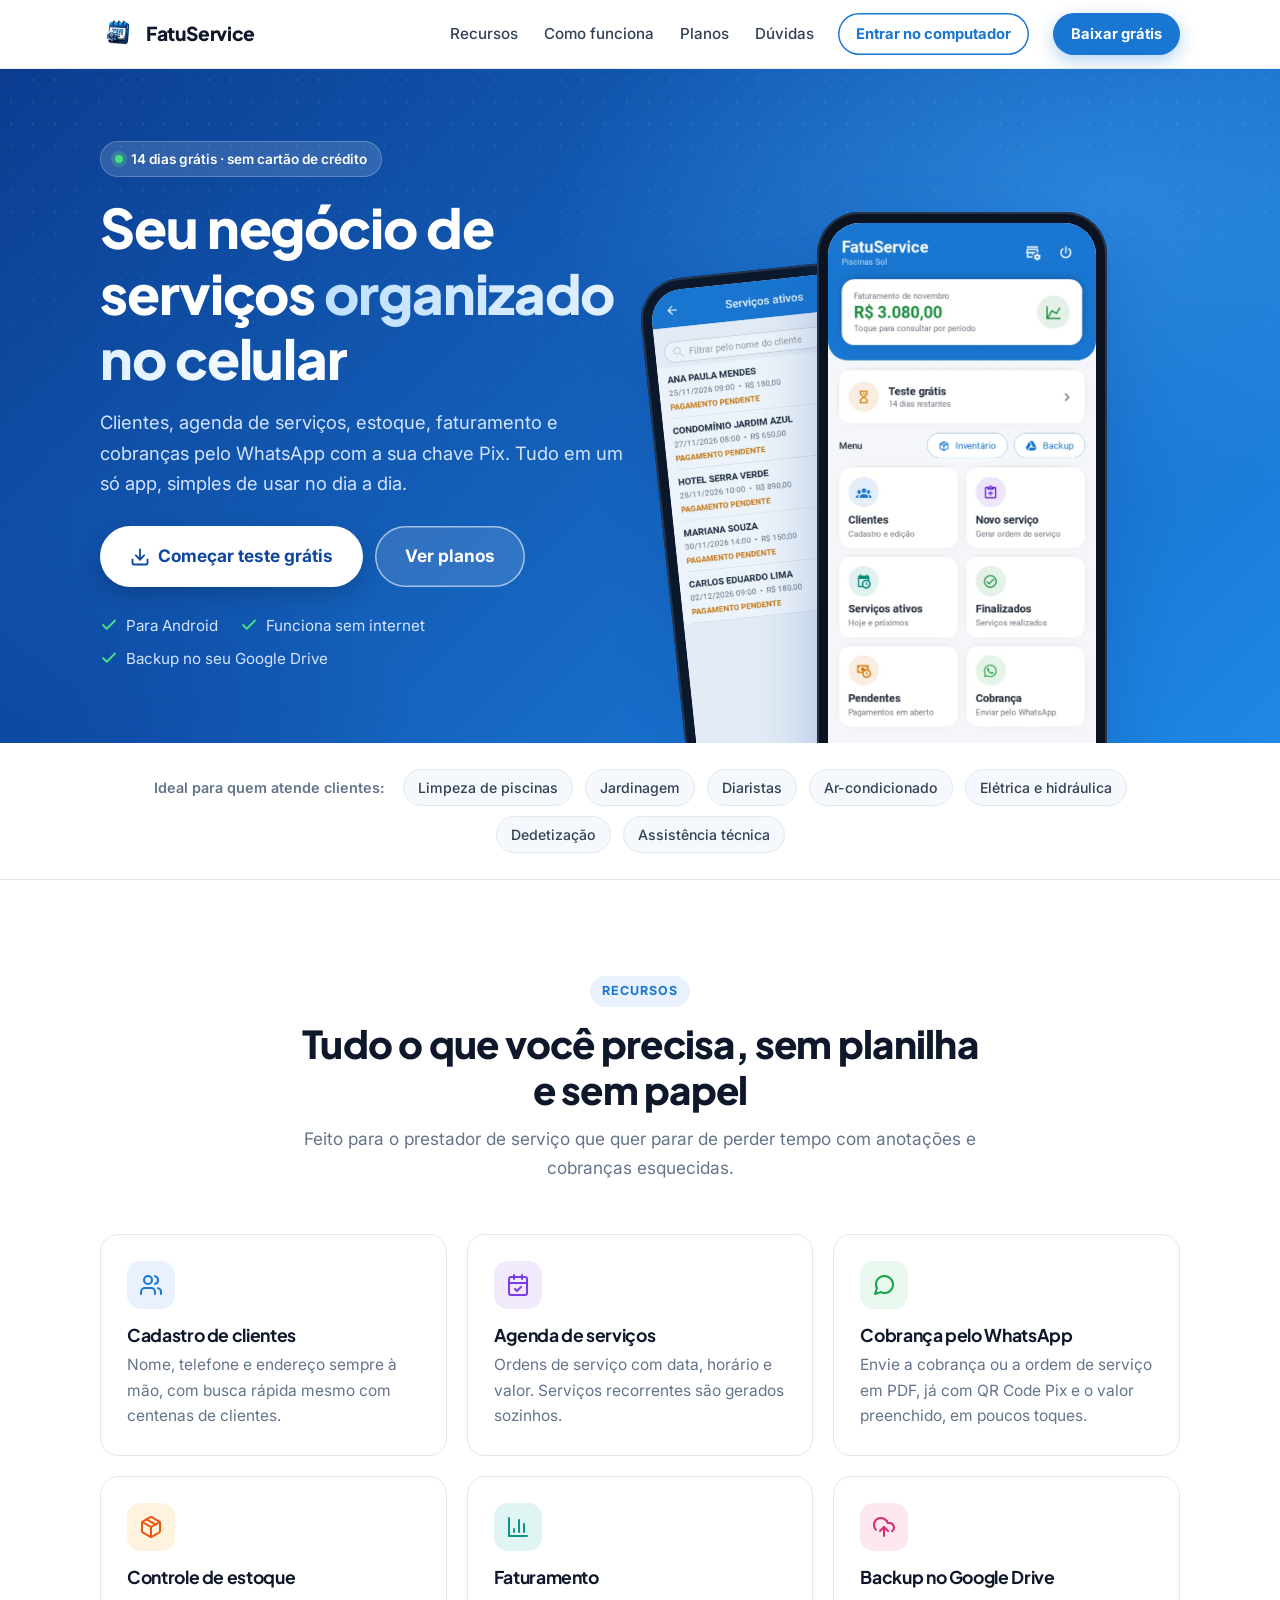
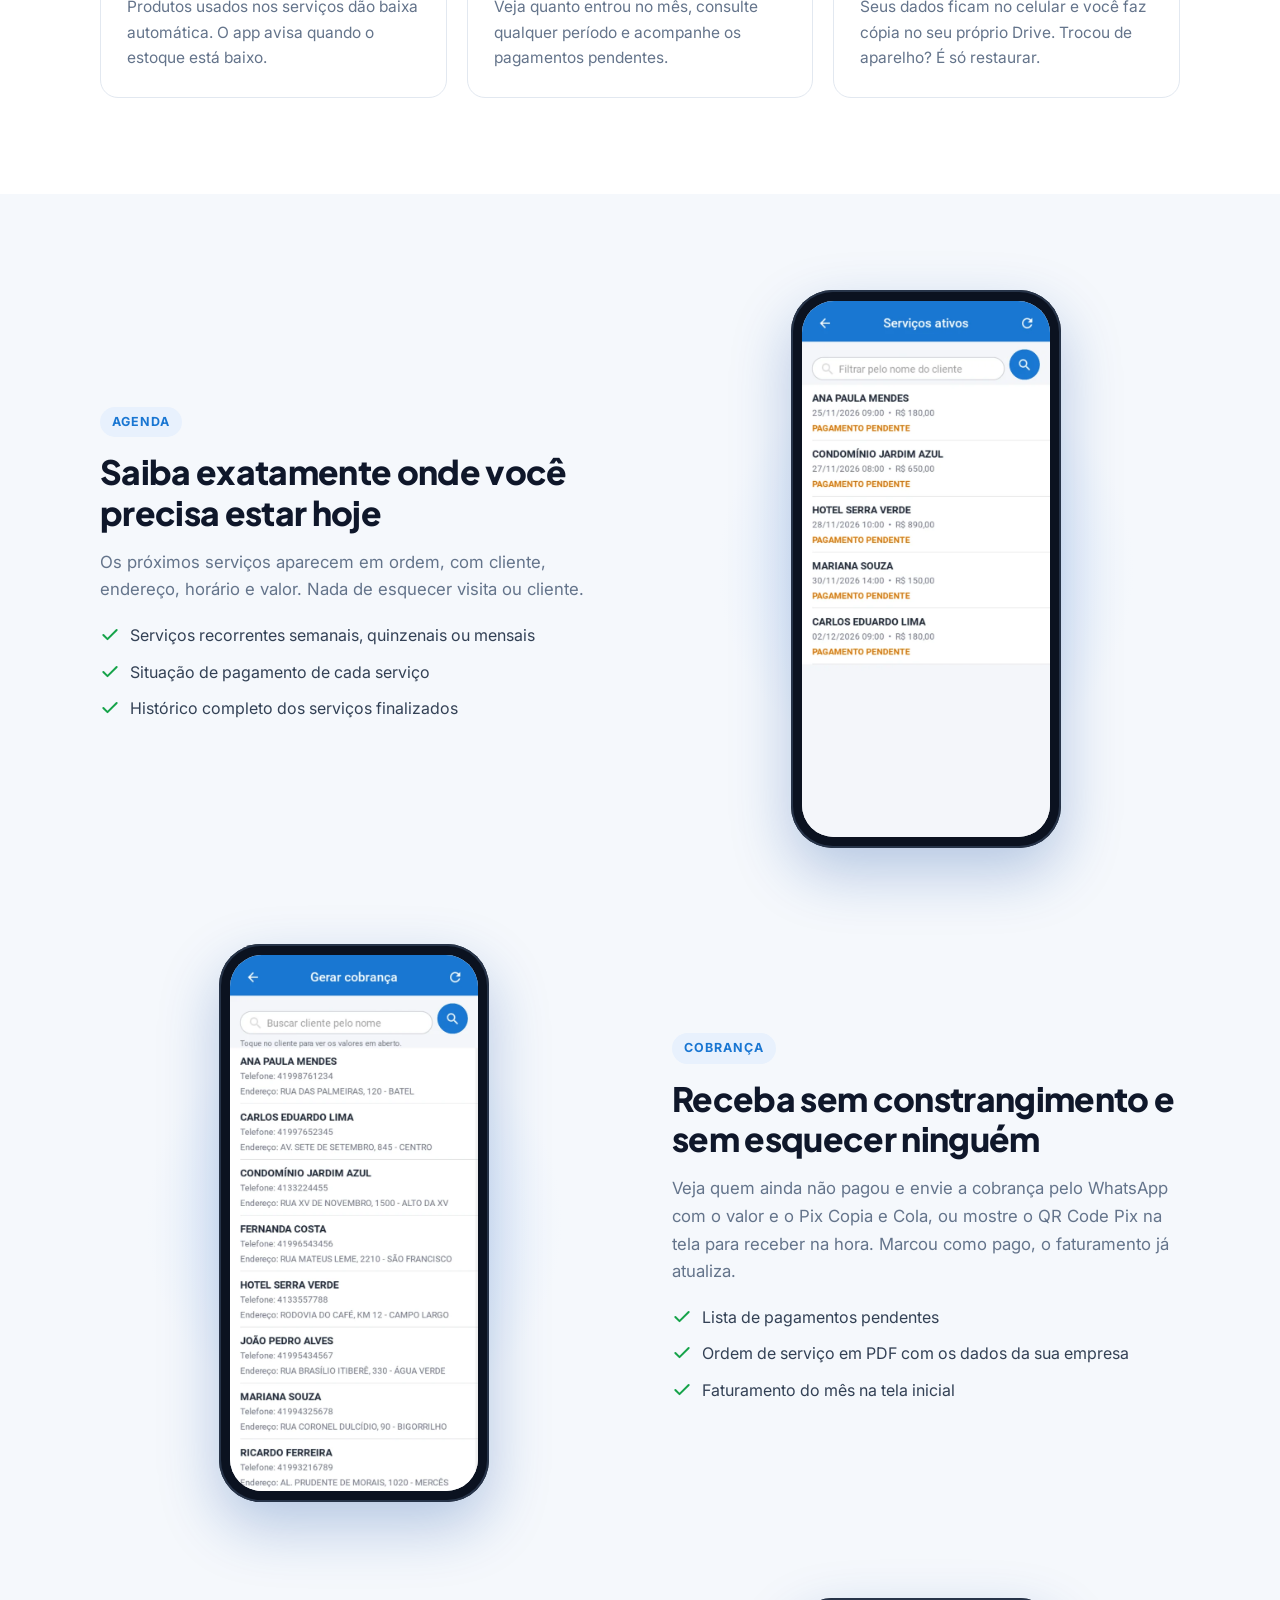
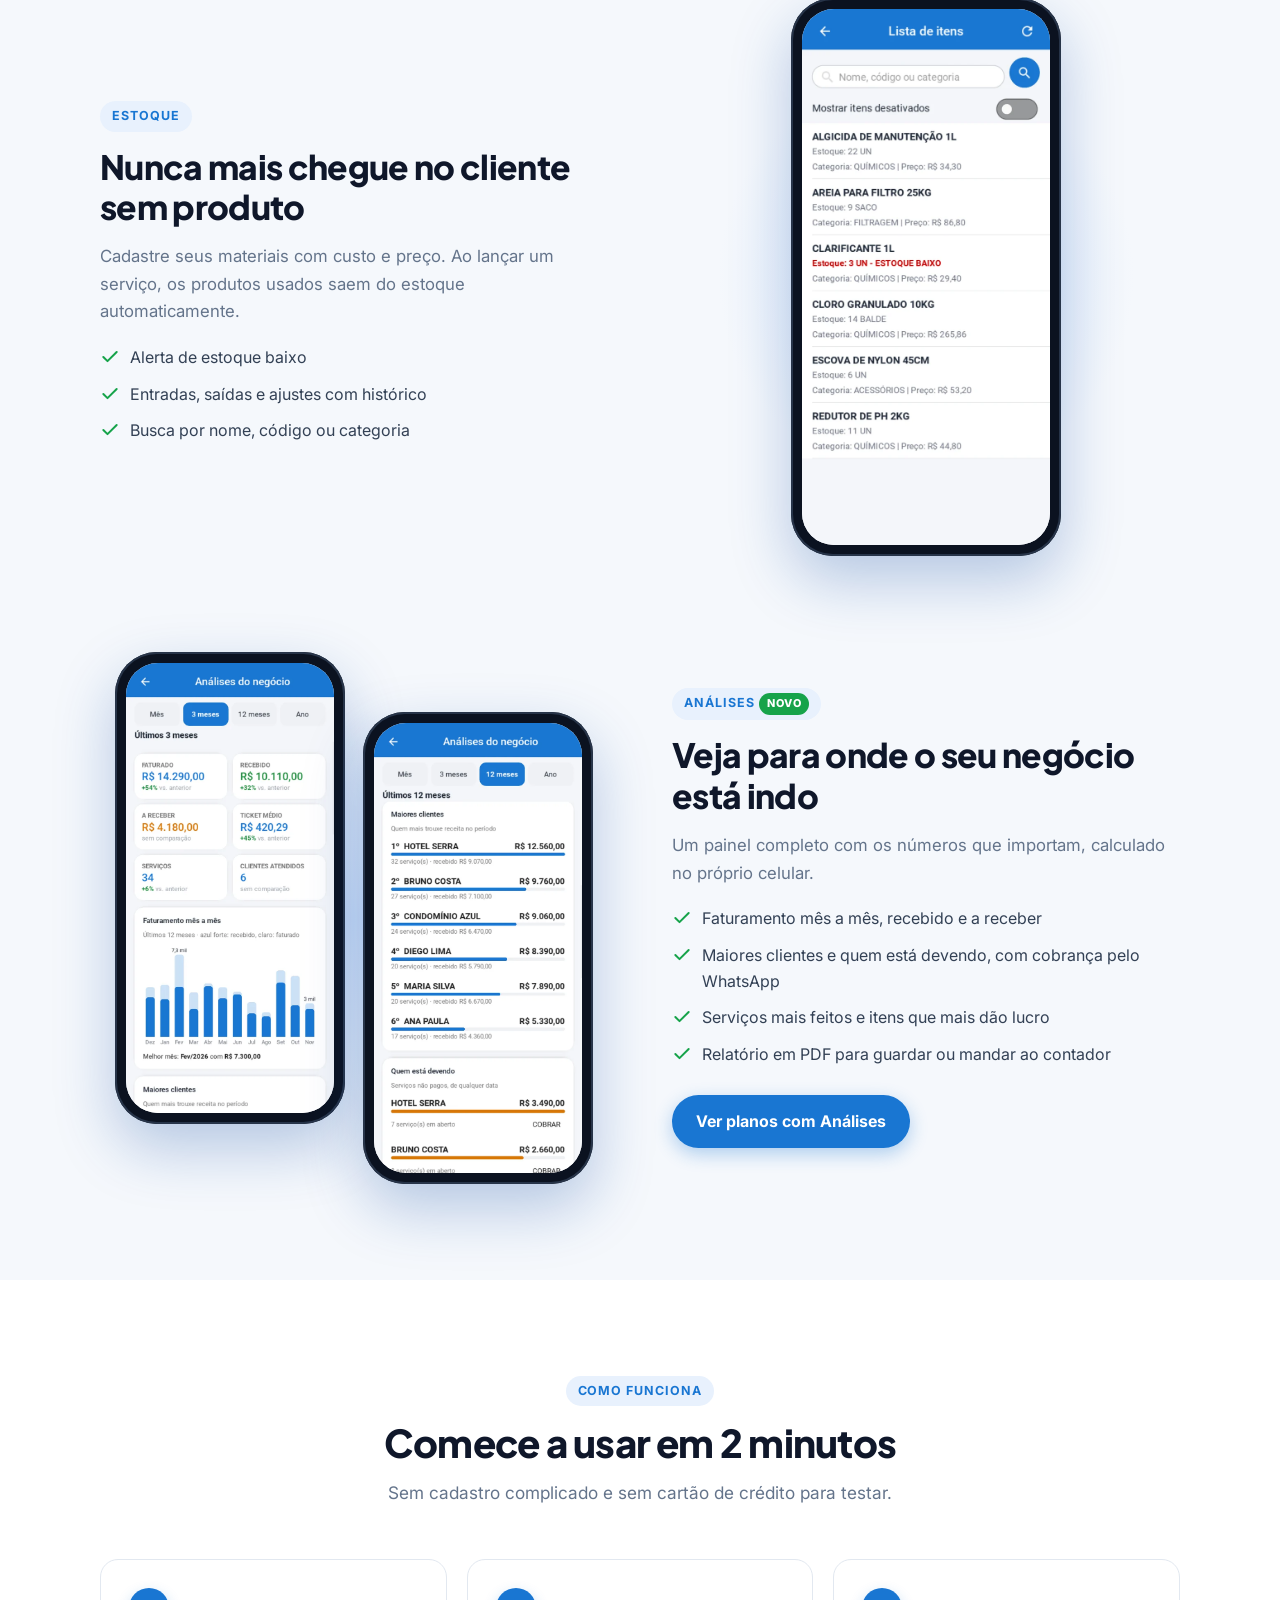
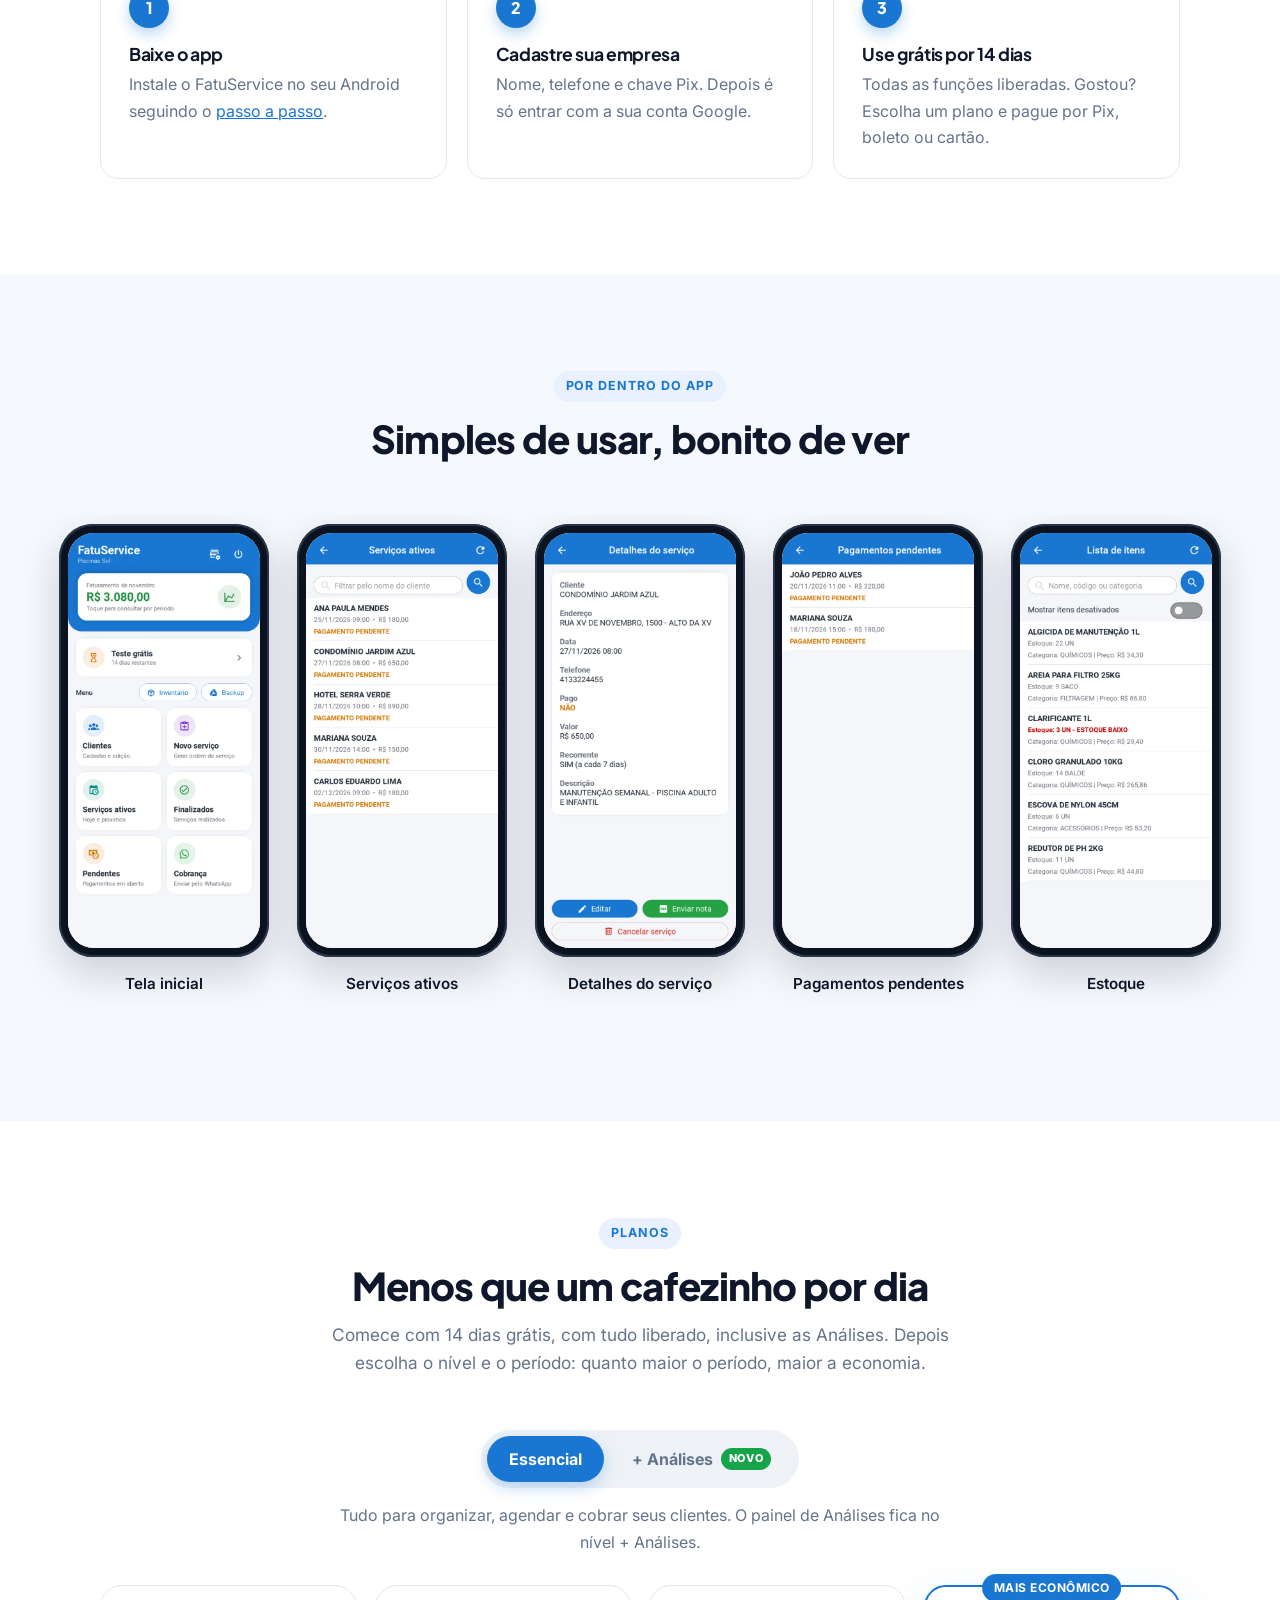
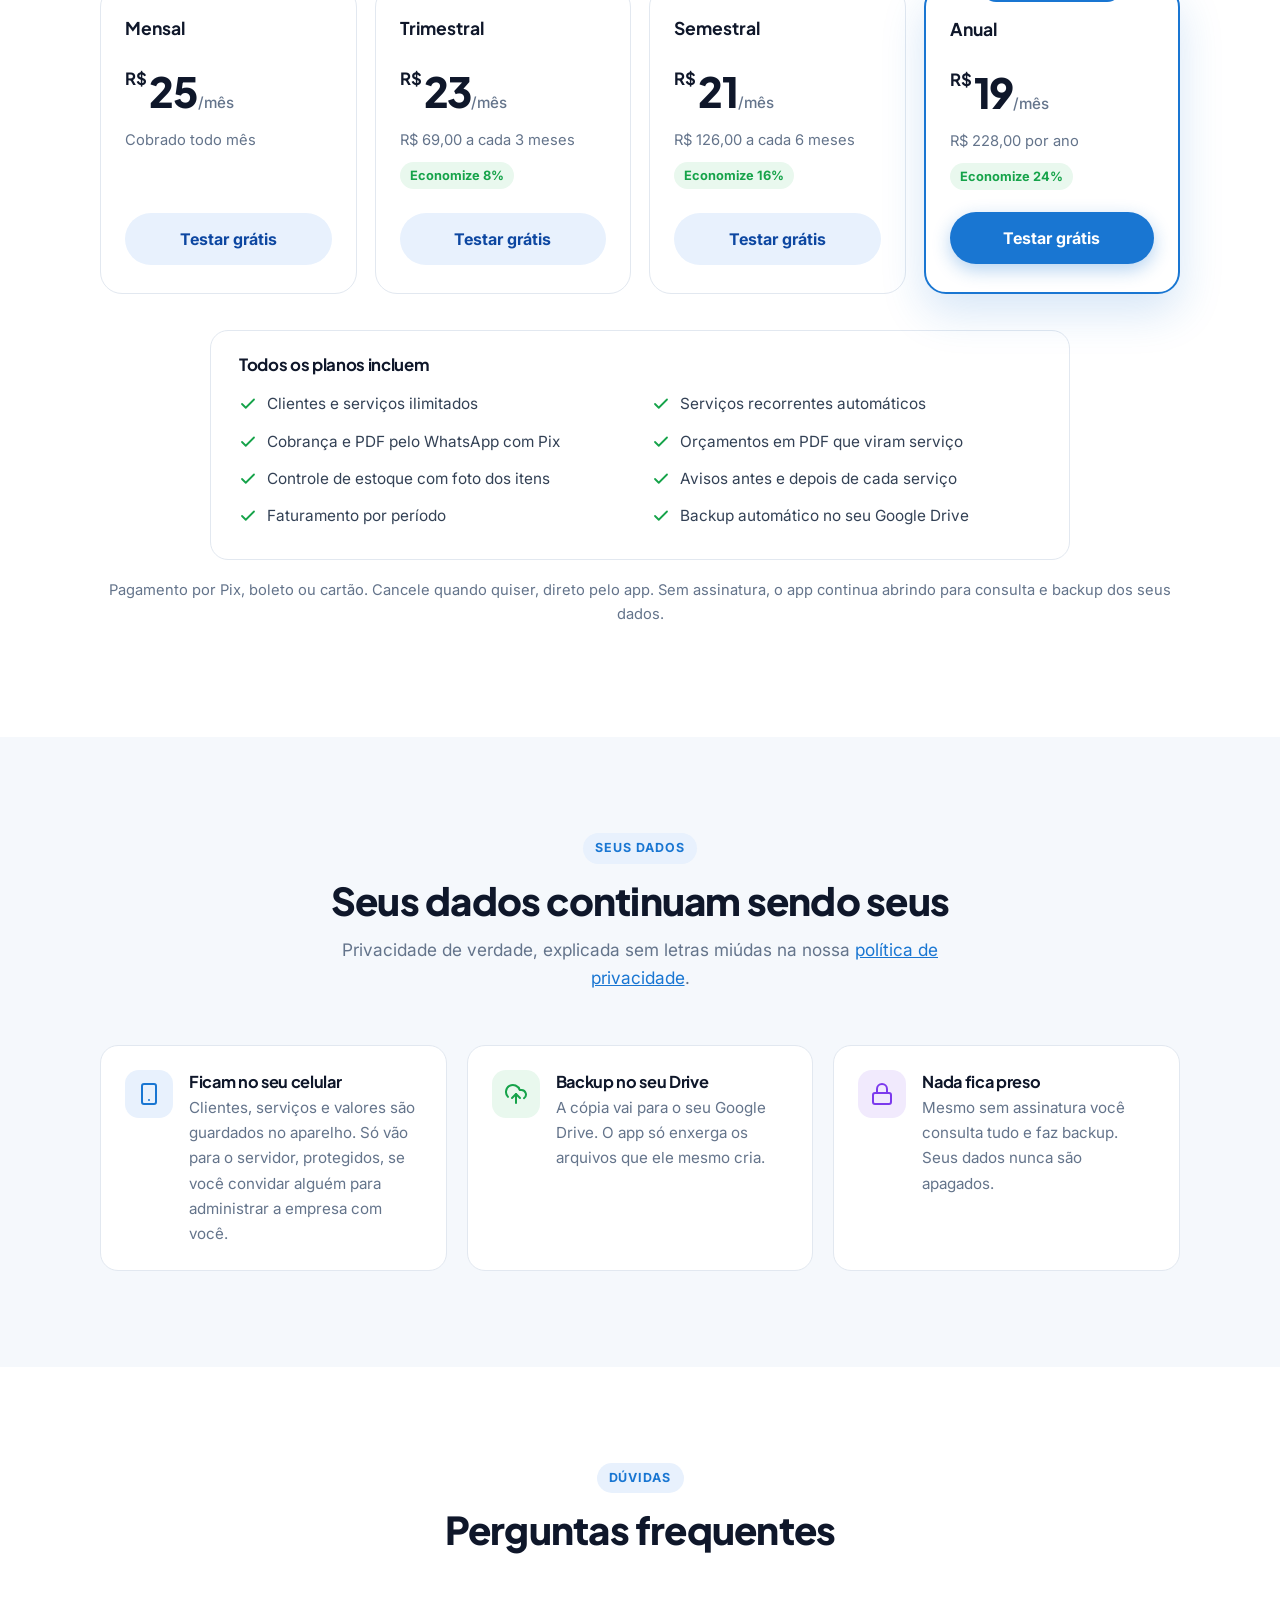
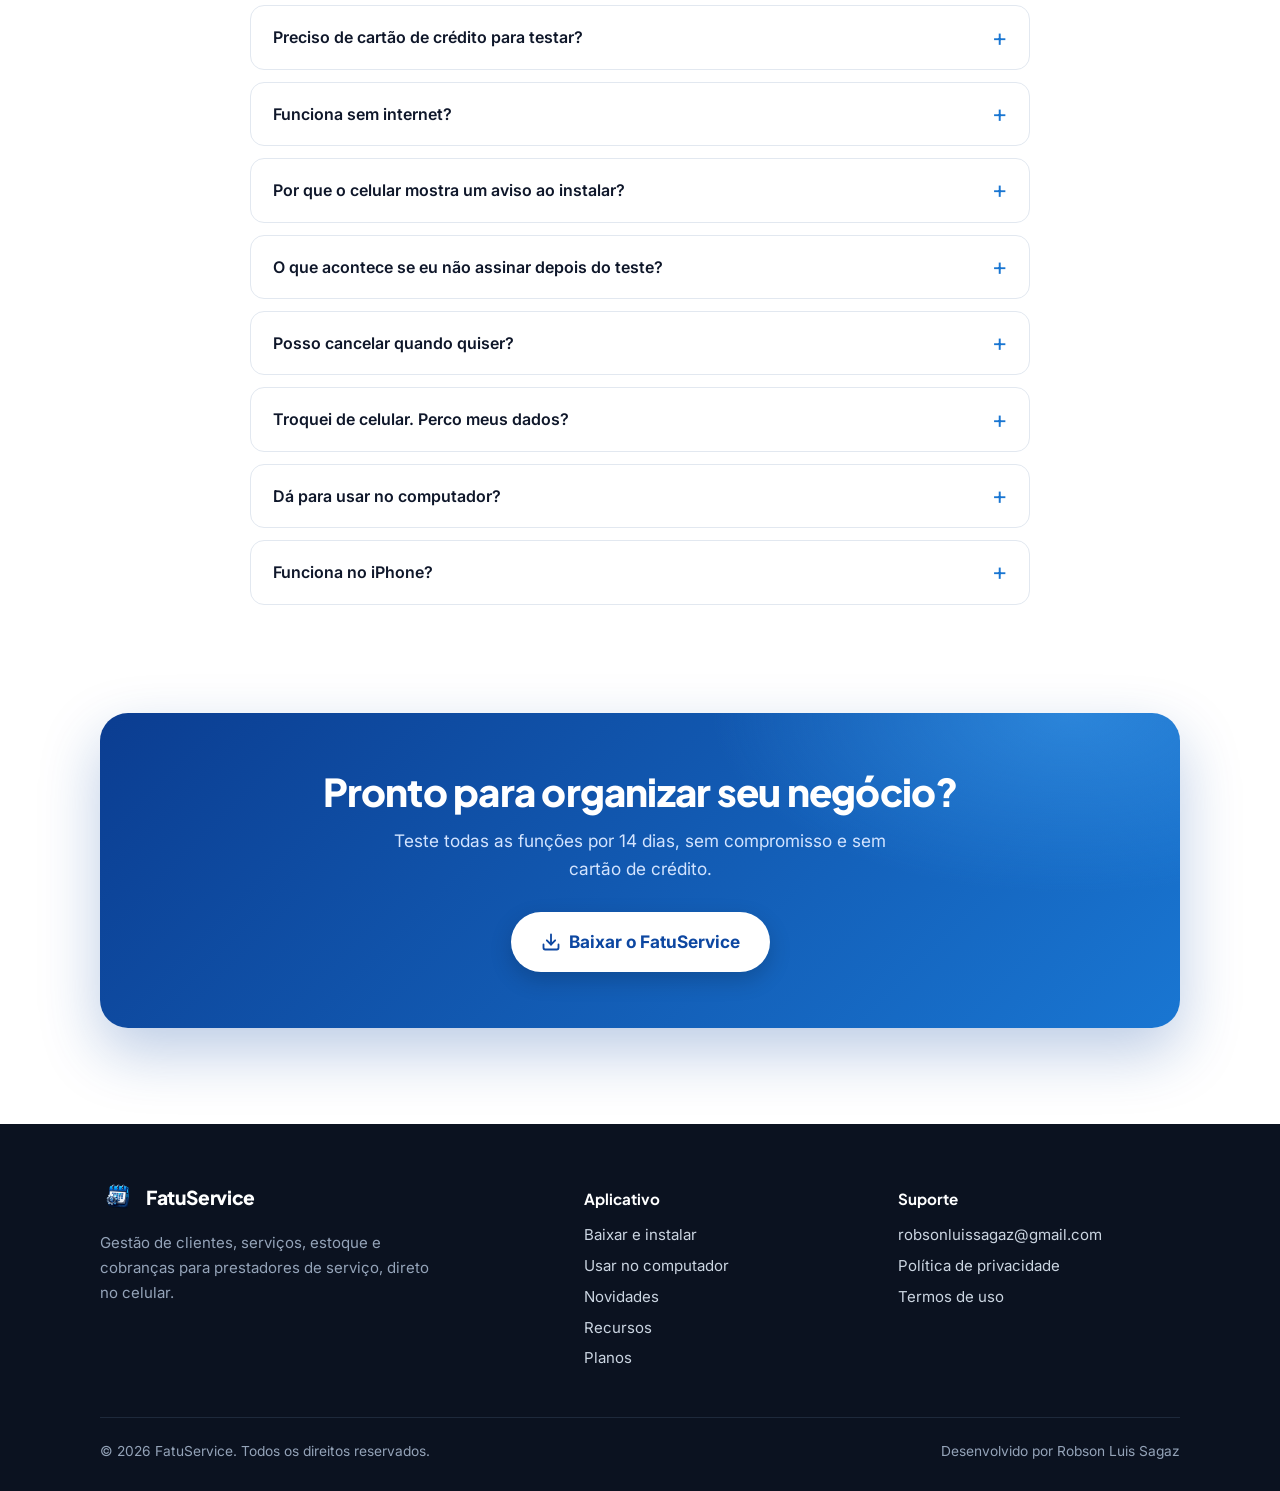
<file: index.html>
<!doctype html>
<html lang="pt-BR">
<head>
  <meta charset="utf-8">
  <meta name="viewport" content="width=device-width, initial-scale=1">
  <title>FatuService – Gestão de clientes, serviços e cobranças no celular</title>
  <meta name="description" content="Aplicativo Android para prestadores de serviço: clientes, agenda de serviços, estoque, faturamento e cobranças pelo WhatsApp com Pix. Teste grátis por 14 dias.">
  <meta name="theme-color" content="#1565c0">
  <meta property="og:title" content="FatuService – seu negócio de serviços organizado no celular">
  <meta property="og:description" content="Clientes, agenda, estoque e cobranças pelo WhatsApp com Pix. 14 dias grátis.">
  <meta property="og:image" content="https://robsonluissagaz.github.io/fatuservice/icone.png">
  <meta property="og:type" content="website">
  <link rel="icon" href="icone.png">
  <link rel="preconnect" href="https://fonts.googleapis.com">
  <link rel="preconnect" href="https://fonts.gstatic.com" crossorigin>
  <link href="https://fonts.googleapis.com/css2?family=Inter:wght@400;500;600;700&family=Plus+Jakarta+Sans:wght@700;800&display=swap" rel="stylesheet">
  <link rel="stylesheet" href="estilo.css">
</head>
<body>
  <svg width="0" height="0" style="position:absolute" aria-hidden="true">
    <defs>
      <symbol id="i-check" viewBox="0 0 24 24" fill="none" stroke="currentColor" stroke-width="2.4" stroke-linecap="round" stroke-linejoin="round"><path d="M20 6 9 17l-5-5"/></symbol>
      <symbol id="i-clientes" viewBox="0 0 24 24" fill="none" stroke="currentColor" stroke-width="2" stroke-linecap="round" stroke-linejoin="round"><path d="M16 21v-2a4 4 0 0 0-4-4H6a4 4 0 0 0-4 4v2"/><circle cx="9" cy="7" r="4"/><path d="M22 21v-2a4 4 0 0 0-3-3.87"/><path d="M16 3.13a4 4 0 0 1 0 7.75"/></symbol>
      <symbol id="i-agenda" viewBox="0 0 24 24" fill="none" stroke="currentColor" stroke-width="2" stroke-linecap="round" stroke-linejoin="round"><rect x="3" y="4" width="18" height="18" rx="2"/><path d="M16 2v4M8 2v4M3 10h18"/><path d="m9 16 2 2 4-4"/></symbol>
      <symbol id="i-whats" viewBox="0 0 24 24" fill="none" stroke="currentColor" stroke-width="2" stroke-linecap="round" stroke-linejoin="round"><path d="M21 11.5a8.4 8.4 0 0 1-.9 3.8 8.5 8.5 0 0 1-7.6 4.7 8.4 8.4 0 0 1-3.8-.9L3 21l1.9-5.7a8.4 8.4 0 0 1-.9-3.8 8.5 8.5 0 0 1 4.7-7.6 8.4 8.4 0 0 1 3.8-.9h.5a8.5 8.5 0 0 1 8 8v.5z"/></symbol>
      <symbol id="i-estoque" viewBox="0 0 24 24" fill="none" stroke="currentColor" stroke-width="2" stroke-linecap="round" stroke-linejoin="round"><path d="m7.5 4.27 9 5.15"/><path d="M21 8a2 2 0 0 0-1-1.73l-7-4a2 2 0 0 0-2 0l-7 4A2 2 0 0 0 3 8v8a2 2 0 0 0 1 1.73l7 4a2 2 0 0 0 2 0l7-4A2 2 0 0 0 21 16Z"/><path d="m3.3 7 8.7 5 8.7-5"/><path d="M12 22V12"/></symbol>
      <symbol id="i-grafico" viewBox="0 0 24 24" fill="none" stroke="currentColor" stroke-width="2" stroke-linecap="round" stroke-linejoin="round"><path d="M3 3v18h18"/><path d="M18 17V9"/><path d="M13 17V5"/><path d="M8 17v-3"/></symbol>
      <symbol id="i-nuvem" viewBox="0 0 24 24" fill="none" stroke="currentColor" stroke-width="2" stroke-linecap="round" stroke-linejoin="round"><path d="M4 14.9A7 7 0 1 1 15.7 8h1.8a4.5 4.5 0 0 1 2.5 8.2"/><path d="M12 12v9"/><path d="m16 16-4-4-4 4"/></symbol>
      <symbol id="i-celular" viewBox="0 0 24 24" fill="none" stroke="currentColor" stroke-width="2" stroke-linecap="round" stroke-linejoin="round"><rect x="5" y="2" width="14" height="20" rx="2"/><path d="M12 18h.01"/></symbol>
      <symbol id="i-cadeado" viewBox="0 0 24 24" fill="none" stroke="currentColor" stroke-width="2" stroke-linecap="round" stroke-linejoin="round"><rect x="3" y="11" width="18" height="11" rx="2"/><path d="M7 11V7a5 5 0 0 1 10 0v4"/></symbol>
      <symbol id="i-baixar" viewBox="0 0 24 24" fill="none" stroke="currentColor" stroke-width="2.2" stroke-linecap="round" stroke-linejoin="round"><path d="M21 15v4a2 2 0 0 1-2 2H5a2 2 0 0 1-2-2v-4"/><path d="m7 10 5 5 5-5"/><path d="M12 15V3"/></symbol>
    </defs>
  </svg>

  <nav class="nav">
    <div class="recipiente">
      <a class="logo" href="./"><img src="icone.png" alt="">FatuService</a>
      <div class="nav-links">
        <a href="#recursos">Recursos</a>
        <a href="#como-funciona">Como funciona</a>
        <a href="#planos">Planos</a>
        <a href="#duvidas">Dúvidas</a>
      </div>
      <a class="botao contorno pequeno so-computador" href="app/">Entrar no computador</a>
      <a class="botao pequeno" href="instalar.html">Baixar grátis</a>
    </div>
  </nav>

  <header class="heroi">
    <div class="recipiente">
      <div class="texto">
        <span class="selo-topo"><span class="ponto"></span>14 dias grátis · sem cartão de crédito</span>
        <h1>Seu negócio de serviços <span class="destaque">organizado no celular</span></h1>
        <p class="lead">Clientes, agenda de serviços, estoque, faturamento e cobranças pelo WhatsApp com a sua chave Pix. Tudo em um só app, simples de usar no dia a dia.</p>
        <div class="acoes">
          <a class="botao claro grande" href="instalar.html"><svg><use href="#i-baixar"/></svg>Começar teste grátis</a>
          <a class="botao vazado grande" href="#planos">Ver planos</a>
        </div>
        <ul class="garantias">
          <li><svg><use href="#i-check"/></svg>Para Android</li>
          <li><svg><use href="#i-check"/></svg>Funciona sem internet</li>
          <li><svg><use href="#i-check"/></svg>Backup no seu Google Drive</li>
        </ul>
      </div>
      <div class="telefones" aria-hidden="true">
        <div class="celular atras"><img src="img/tela-servicos.webp" alt="" loading="eager"></div>
        <div class="celular frente"><img src="img/tela-inicio.webp" alt="Tela inicial do FatuService com o faturamento do mês" loading="eager"></div>
      </div>
    </div>
  </header>

  <div class="faixa">
    <div class="recipiente">
      <span class="titulo">Ideal para quem atende clientes:</span>
      <span class="etiqueta">Limpeza de piscinas</span>
      <span class="etiqueta">Jardinagem</span>
      <span class="etiqueta">Diaristas</span>
      <span class="etiqueta">Ar-condicionado</span>
      <span class="etiqueta">Elétrica e hidráulica</span>
      <span class="etiqueta">Dedetização</span>
      <span class="etiqueta">Assistência técnica</span>
    </div>
  </div>

  <section class="secao" id="recursos">
    <div class="recipiente">
      <div class="cabeca">
        <span class="rotulo">Recursos</span>
        <h2>Tudo o que você precisa, sem planilha e sem papel</h2>
        <p>Feito para o prestador de serviço que quer parar de perder tempo com anotações e cobranças esquecidas.</p>
      </div>
      <div class="grade-recursos">
        <div class="recurso">
          <div class="icone i-azul"><svg><use href="#i-clientes"/></svg></div>
          <h3>Cadastro de clientes</h3>
          <p>Nome, telefone e endereço sempre à mão, com busca rápida mesmo com centenas de clientes.</p>
        </div>
        <div class="recurso">
          <div class="icone i-roxo"><svg><use href="#i-agenda"/></svg></div>
          <h3>Agenda de serviços</h3>
          <p>Ordens de serviço com data, horário e valor. Serviços recorrentes são gerados sozinhos.</p>
        </div>
        <div class="recurso">
          <div class="icone i-verde"><svg><use href="#i-whats"/></svg></div>
          <h3>Cobrança pelo WhatsApp</h3>
          <p>Envie a cobrança ou a ordem de serviço em PDF, já com QR Code Pix e o valor preenchido, em poucos toques.</p>
        </div>
        <div class="recurso">
          <div class="icone i-laranja"><svg><use href="#i-estoque"/></svg></div>
          <h3>Controle de estoque</h3>
          <p>Produtos usados nos serviços dão baixa automática. O app avisa quando o estoque está baixo.</p>
        </div>
        <div class="recurso">
          <div class="icone i-teal"><svg><use href="#i-grafico"/></svg></div>
          <h3>Faturamento</h3>
          <p>Veja quanto entrou no mês, consulte qualquer período e acompanhe os pagamentos pendentes.</p>
        </div>
        <div class="recurso">
          <div class="icone i-rosa"><svg><use href="#i-nuvem"/></svg></div>
          <h3>Backup no Google Drive</h3>
          <p>Seus dados ficam no celular e você faz cópia no seu próprio Drive. Trocou de aparelho? É só restaurar.</p>
        </div>
      </div>
    </div>
  </section>

  <section class="secao alt">
    <div class="recipiente">
      <div class="destaque-linha">
        <div class="texto">
          <span class="rotulo">Agenda</span>
          <h2>Saiba exatamente onde você precisa estar hoje</h2>
          <p>Os próximos serviços aparecem em ordem, com cliente, endereço, horário e valor. Nada de esquecer visita ou cliente.</p>
          <ul class="lista-check">
            <li><svg><use href="#i-check"/></svg>Serviços recorrentes semanais, quinzenais ou mensais</li>
            <li><svg><use href="#i-check"/></svg>Situação de pagamento de cada serviço</li>
            <li><svg><use href="#i-check"/></svg>Histórico completo dos serviços finalizados</li>
          </ul>
        </div>
        <div class="figura">
          <div class="celular"><img src="img/tela-servicos.webp" alt="Lista de serviços ativos" loading="lazy"></div>
        </div>
      </div>

      <div class="destaque-linha inverte">
        <div class="texto">
          <span class="rotulo">Cobrança</span>
          <h2>Receba sem constrangimento e sem esquecer ninguém</h2>
          <p>Veja quem ainda não pagou e envie a cobrança pelo WhatsApp com o valor e o Pix Copia e Cola, ou mostre o QR Code Pix na tela para receber na hora. Marcou como pago, o faturamento já atualiza.</p>
          <ul class="lista-check">
            <li><svg><use href="#i-check"/></svg>Lista de pagamentos pendentes</li>
            <li><svg><use href="#i-check"/></svg>Ordem de serviço em PDF com os dados da sua empresa</li>
            <li><svg><use href="#i-check"/></svg>Faturamento do mês na tela inicial</li>
          </ul>
        </div>
        <div class="figura">
          <div class="celular"><img src="img/tela-cobranca.webp" alt="Tela de geração de cobrança" loading="lazy"></div>
        </div>
      </div>

      <div class="destaque-linha">
        <div class="texto">
          <span class="rotulo">Estoque</span>
          <h2>Nunca mais chegue no cliente sem produto</h2>
          <p>Cadastre seus materiais com custo e preço. Ao lançar um serviço, os produtos usados saem do estoque automaticamente.</p>
          <ul class="lista-check">
            <li><svg><use href="#i-check"/></svg>Alerta de estoque baixo</li>
            <li><svg><use href="#i-check"/></svg>Entradas, saídas e ajustes com histórico</li>
            <li><svg><use href="#i-check"/></svg>Busca por nome, código ou categoria</li>
          </ul>
        </div>
        <div class="figura">
          <div class="celular"><img src="img/tela-estoque.webp" alt="Lista de itens do estoque" loading="lazy"></div>
        </div>
      </div>

      <div class="destaque-linha inverte" id="analises">
        <div class="texto">
          <span class="rotulo">Análises <span class="selo-novo">NOVO</span></span>
          <h2>Veja para onde o seu negócio está indo</h2>
          <p>Um painel completo com os números que importam, calculado no próprio celular.</p>
          <ul class="lista-check">
            <li><svg><use href="#i-check"/></svg>Faturamento mês a mês, recebido e a receber</li>
            <li><svg><use href="#i-check"/></svg>Maiores clientes e quem está devendo, com cobrança pelo WhatsApp</li>
            <li><svg><use href="#i-check"/></svg>Serviços mais feitos e itens que mais dão lucro</li>
            <li><svg><use href="#i-check"/></svg>Relatório em PDF para guardar ou mandar ao contador</li>
          </ul>
          <a class="botao" href="#planos" data-abrir-nivel="analises">Ver planos com Análises</a>
        </div>
        <div class="figura dupla">
          <div class="celular"><img src="img/tela-analises.webp" alt="Painel de Análises com faturamento e gráfico" loading="lazy"></div>
          <div class="celular"><img src="img/tela-analises-ranking.webp" alt="Ranking de maiores clientes e devedores" loading="lazy"></div>
        </div>
      </div>
    </div>
  </section>

  <section class="secao" id="como-funciona">
    <div class="recipiente">
      <div class="cabeca">
        <span class="rotulo">Como funciona</span>
        <h2>Comece a usar em 2 minutos</h2>
        <p>Sem cadastro complicado e sem cartão de crédito para testar.</p>
      </div>
      <div class="passos-grade">
        <div class="passo">
          <div class="numero">1</div>
          <h3>Baixe o app</h3>
          <p>Instale o FatuService no seu Android seguindo o <a href="instalar.html">passo a passo</a>.</p>
        </div>
        <div class="passo">
          <div class="numero">2</div>
          <h3>Cadastre sua empresa</h3>
          <p>Nome, telefone e chave Pix. Depois é só entrar com a sua conta Google.</p>
        </div>
        <div class="passo">
          <div class="numero">3</div>
          <h3>Use grátis por 14 dias</h3>
          <p>Todas as funções liberadas. Gostou? Escolha um plano e pague por Pix, boleto ou cartão.</p>
        </div>
      </div>
    </div>
  </section>

  <section class="secao alt" aria-label="Telas do aplicativo">
    <div class="cabeca recipiente">
      <span class="rotulo">Por dentro do app</span>
      <h2>Simples de usar, bonito de ver</h2>
    </div>
    <div class="galeria">
      <figure><div class="celular"><img src="img/tela-inicio.webp" alt="Tela inicial" loading="lazy"></div><figcaption>Tela inicial</figcaption></figure>
      <figure><div class="celular"><img src="img/tela-servicos.webp" alt="Serviços ativos" loading="lazy"></div><figcaption>Serviços ativos</figcaption></figure>
      <figure><div class="celular"><img src="img/tela-detalhes.webp" alt="Detalhes do serviço" loading="lazy"></div><figcaption>Detalhes do serviço</figcaption></figure>
      <figure><div class="celular"><img src="img/tela-pendentes.webp" alt="Pagamentos pendentes" loading="lazy"></div><figcaption>Pagamentos pendentes</figcaption></figure>
      <figure><div class="celular"><img src="img/tela-estoque.webp" alt="Estoque" loading="lazy"></div><figcaption>Estoque</figcaption></figure>
    </div>
  </section>

  <section class="secao" id="planos">
    <div class="recipiente">
      <div class="cabeca">
        <span class="rotulo">Planos</span>
        <h2>Menos que um cafezinho por dia</h2>
        <p>Comece com 14 dias grátis, com tudo liberado, inclusive as Análises. Depois escolha o nível e o período: quanto maior o período, maior a economia.</p>
      </div>
      <div class="abas-planos" role="tablist" aria-label="Nível do plano">
        <button type="button" class="aba ativa" data-nivel="essencial" role="tab" aria-selected="true">Essencial</button>
        <button type="button" class="aba" data-nivel="analises" role="tab" aria-selected="false">+ Análises <span class="selo-novo">NOVO</span></button>
      </div>
      <p class="descricao-nivel" data-nivel="essencial">Tudo para organizar, agendar e cobrar seus clientes. O painel de Análises fica no nível + Análises.</p>
      <p class="descricao-nivel" data-nivel="analises" hidden>Tudo do Essencial <b>+ o painel de Análises</b>: faturamento mês a mês, maiores clientes, quem está devendo, serviços e itens que mais dão lucro e relatório em PDF.</p>
      <div class="grade-planos" data-nivel="essencial">
        <div class="plano">
          <div class="nome">Mensal</div>
          <div class="preco"><span class="rs">R$</span><span class="valor">25</span><span class="mes">/mês</span></div>
          <div class="detalhe">Cobrado todo mês</div>
          <span class="economia vazia">-</span>
          <div class="espaco"></div>
          <a class="botao" href="instalar.html">Testar grátis</a>
        </div>
        <div class="plano">
          <div class="nome">Trimestral</div>
          <div class="preco"><span class="rs">R$</span><span class="valor">23</span><span class="mes">/mês</span></div>
          <div class="detalhe">R$ 69,00 a cada 3 meses</div>
          <span class="economia">Economize 8%</span>
          <div class="espaco"></div>
          <a class="botao" href="instalar.html">Testar grátis</a>
        </div>
        <div class="plano">
          <div class="nome">Semestral</div>
          <div class="preco"><span class="rs">R$</span><span class="valor">21</span><span class="mes">/mês</span></div>
          <div class="detalhe">R$ 126,00 a cada 6 meses</div>
          <span class="economia">Economize 16%</span>
          <div class="espaco"></div>
          <a class="botao" href="instalar.html">Testar grátis</a>
        </div>
        <div class="plano popular">
          <span class="fita">MAIS ECONÔMICO</span>
          <div class="nome">Anual</div>
          <div class="preco"><span class="rs">R$</span><span class="valor">19</span><span class="mes">/mês</span></div>
          <div class="detalhe">R$ 228,00 por ano</div>
          <span class="economia">Economize 24%</span>
          <div class="espaco"></div>
          <a class="botao" href="instalar.html">Testar grátis</a>
        </div>
      </div>
      <div class="grade-planos" data-nivel="analises" hidden>
        <div class="plano">
          <div class="nome">Mensal + Análises</div>
          <div class="preco"><span class="rs">R$</span><span class="valor">35</span><span class="mes">/mês</span></div>
          <div class="detalhe">Cobrado todo mês</div>
          <span class="economia vazia">-</span>
          <div class="espaco"></div>
          <a class="botao" href="instalar.html">Testar grátis</a>
        </div>
        <div class="plano">
          <div class="nome">Trimestral + Análises</div>
          <div class="preco"><span class="rs">R$</span><span class="valor">32</span><span class="mes">/mês</span></div>
          <div class="detalhe">R$ 96,00 a cada 3 meses</div>
          <span class="economia">Economize 9%</span>
          <div class="espaco"></div>
          <a class="botao" href="instalar.html">Testar grátis</a>
        </div>
        <div class="plano">
          <div class="nome">Semestral + Análises</div>
          <div class="preco"><span class="rs">R$</span><span class="valor">29</span><span class="mes">/mês</span></div>
          <div class="detalhe">R$ 174,00 a cada 6 meses</div>
          <span class="economia">Economize 17%</span>
          <div class="espaco"></div>
          <a class="botao" href="instalar.html">Testar grátis</a>
        </div>
        <div class="plano popular">
          <span class="fita">MAIS ECONÔMICO</span>
          <div class="nome">Anual + Análises</div>
          <div class="preco"><span class="rs">R$</span><span class="valor">27</span><span class="mes">/mês</span></div>
          <div class="detalhe">R$ 324,00 por ano</div>
          <span class="economia">Economize 23%</span>
          <div class="espaco"></div>
          <a class="botao" href="instalar.html">Testar grátis</a>
        </div>
      </div>
      <div class="incluso">
        <h3>Todos os planos incluem</h3>
        <ul>
          <li><svg><use href="#i-check"/></svg>Clientes e serviços ilimitados</li>
          <li><svg><use href="#i-check"/></svg>Serviços recorrentes automáticos</li>
          <li><svg><use href="#i-check"/></svg>Cobrança e PDF pelo WhatsApp com Pix</li>
          <li><svg><use href="#i-check"/></svg>Orçamentos em PDF que viram serviço</li>
          <li><svg><use href="#i-check"/></svg>Controle de estoque com foto dos itens</li>
          <li><svg><use href="#i-check"/></svg>Avisos antes e depois de cada serviço</li>
          <li><svg><use href="#i-check"/></svg>Faturamento por período</li>
          <li><svg><use href="#i-check"/></svg>Backup automático no seu Google Drive</li>
        </ul>
      </div>
      <p class="nota-planos">Pagamento por Pix, boleto ou cartão. Cancele quando quiser, direto pelo app. Sem assinatura, o app continua abrindo para consulta e backup dos seus dados.</p>
    </div>
  </section>

  <section class="secao alt">
    <div class="recipiente">
      <div class="cabeca">
        <span class="rotulo">Seus dados</span>
        <h2>Seus dados continuam sendo seus</h2>
        <p>Privacidade de verdade, explicada sem letras miúdas na nossa <a href="privacidade.html">política de privacidade</a>.</p>
      </div>
      <div class="privacidade-bloco">
        <div class="item">
          <div class="icone i-azul"><svg><use href="#i-celular"/></svg></div>
          <div><h3>Ficam no seu celular</h3><p>Clientes, serviços e valores são guardados no aparelho. Só vão para o servidor, protegidos, se você convidar alguém para administrar a empresa com você.</p></div>
        </div>
        <div class="item">
          <div class="icone i-verde"><svg><use href="#i-nuvem"/></svg></div>
          <div><h3>Backup no seu Drive</h3><p>A cópia vai para o seu Google Drive. O app só enxerga os arquivos que ele mesmo cria.</p></div>
        </div>
        <div class="item">
          <div class="icone i-roxo"><svg><use href="#i-cadeado"/></svg></div>
          <div><h3>Nada fica preso</h3><p>Mesmo sem assinatura você consulta tudo e faz backup. Seus dados nunca são apagados.</p></div>
        </div>
      </div>
    </div>
  </section>

  <section class="secao" id="duvidas">
    <div class="recipiente">
      <div class="cabeca">
        <span class="rotulo">Dúvidas</span>
        <h2>Perguntas frequentes</h2>
      </div>
      <div class="perguntas">
        <details>
          <summary>Preciso de cartão de crédito para testar?</summary>
          <p>Não. Os 14 dias de teste são liberados assim que você entra com a sua conta Google, sem pedir nenhum dado de pagamento. O teste não vira cobrança automaticamente.</p>
        </details>
        <details>
          <summary>Funciona sem internet?</summary>
          <p>Sim. O dia a dia funciona offline. A internet só é usada para fazer backup, enviar mensagens pelo WhatsApp e confirmar a assinatura (o app aceita ficar até 7 dias sem conexão).</p>
        </details>
        <details>
          <summary>Por que o celular mostra um aviso ao instalar?</summary>
          <p>O FatuService ainda não está na Play Store, então o Android avisa que o app vem de fora da loja. É normal. No <a href="instalar.html">passo a passo de instalação</a> mostramos exatamente onde tocar.</p>
        </details>
        <details>
          <summary>O que acontece se eu não assinar depois do teste?</summary>
          <p>O app entra em modo consulta: você continua vendo todos os seus dados e pode fazer backup, mas não cadastra nem altera nada até assinar. Nenhum dado é apagado.</p>
        </details>
        <details>
          <summary>Posso cancelar quando quiser?</summary>
          <p>Pode. O cancelamento é feito pela tela Assinatura do próprio app. Você continua com acesso completo até o fim do período já pago. Nos primeiros 7 dias após o pagamento, você pode pedir o reembolso integral.</p>
        </details>
        <details>
          <summary>Troquei de celular. Perco meus dados?</summary>
          <p>Não, se tiver feito backup. Instale o app no celular novo, entre com a mesma conta Google e restaure o backup do seu Drive.</p>
        </details>
        <details>
          <summary>Dá para usar no computador?</summary>
          <p>Dá. Abra <a href="app/">robsonluissagaz.github.io/fatuservice/app</a> no navegador e entre com a mesma conta Google do app. Celular e computador ficam sempre iguais, e isso está incluído em todos os planos. Quem trabalha sozinho ativa antes o acesso pelo computador, na tela Aparelhos conectados do app.</p>
        </details>
        <details>
          <summary>Funciona no iPhone?</summary>
          <p>Por enquanto, apenas em celulares Android 7 ou mais novos.</p>
        </details>
      </div>
    </div>
  </section>

  <section class="chamada">
    <div class="recipiente">
      <div class="caixa">
        <h2>Pronto para organizar seu negócio?</h2>
        <p>Teste todas as funções por 14 dias, sem compromisso e sem cartão de crédito.</p>
        <a class="botao claro grande" href="instalar.html"><svg><use href="#i-baixar"/></svg>Baixar o FatuService</a>
      </div>
    </div>
  </section>

  <footer class="rodape">
    <div class="recipiente">
      <div class="colunas">
        <div>
          <a class="logo" href="./"><img src="icone.png" alt="">FatuService</a>
          <p>Gestão de clientes, serviços, estoque e cobranças para prestadores de serviço, direto no celular.</p>
        </div>
        <div>
          <h4>Aplicativo</h4>
          <a href="instalar.html">Baixar e instalar</a>
          <a href="app/">Usar no computador</a>
          <a href="novidades.html">Novidades</a>
          <a href="#recursos">Recursos</a>
          <a href="#planos">Planos</a>
        </div>
        <div>
          <h4>Suporte</h4>
          <a href="mailto:robsonluissagaz@gmail.com">robsonluissagaz@gmail.com</a>
          <a href="privacidade.html">Política de privacidade</a>
          <a href="termos.html">Termos de uso</a>
        </div>
      </div>
      <div class="base">
        <span>© 2026 FatuService. Todos os direitos reservados.</span>
        <span>Desenvolvido por Robson Luis Sagaz</span>
      </div>
    </div>
  </footer>
  <script>
    // Planos: alterna entre Essencial e + Análises.
    (function () {
      function mostrar(nivel) {
        document.querySelectorAll("#planos [data-nivel]").forEach(function (el) {
          if (el.classList.contains("aba")) {
            var ativa = el.dataset.nivel === nivel;
            el.classList.toggle("ativa", ativa);
            el.setAttribute("aria-selected", ativa ? "true" : "false");
          } else {
            el.hidden = el.dataset.nivel !== nivel;
          }
        });
      }
      document.querySelectorAll("#planos .aba").forEach(function (aba) {
        aba.addEventListener("click", function () { mostrar(aba.dataset.nivel); });
      });
      document.querySelectorAll("[data-abrir-nivel]").forEach(function (link) {
        link.addEventListener("click", function () { mostrar(link.dataset.abrirNivel); });
      });
    })();
  </script>
</body>
</html>
</file>
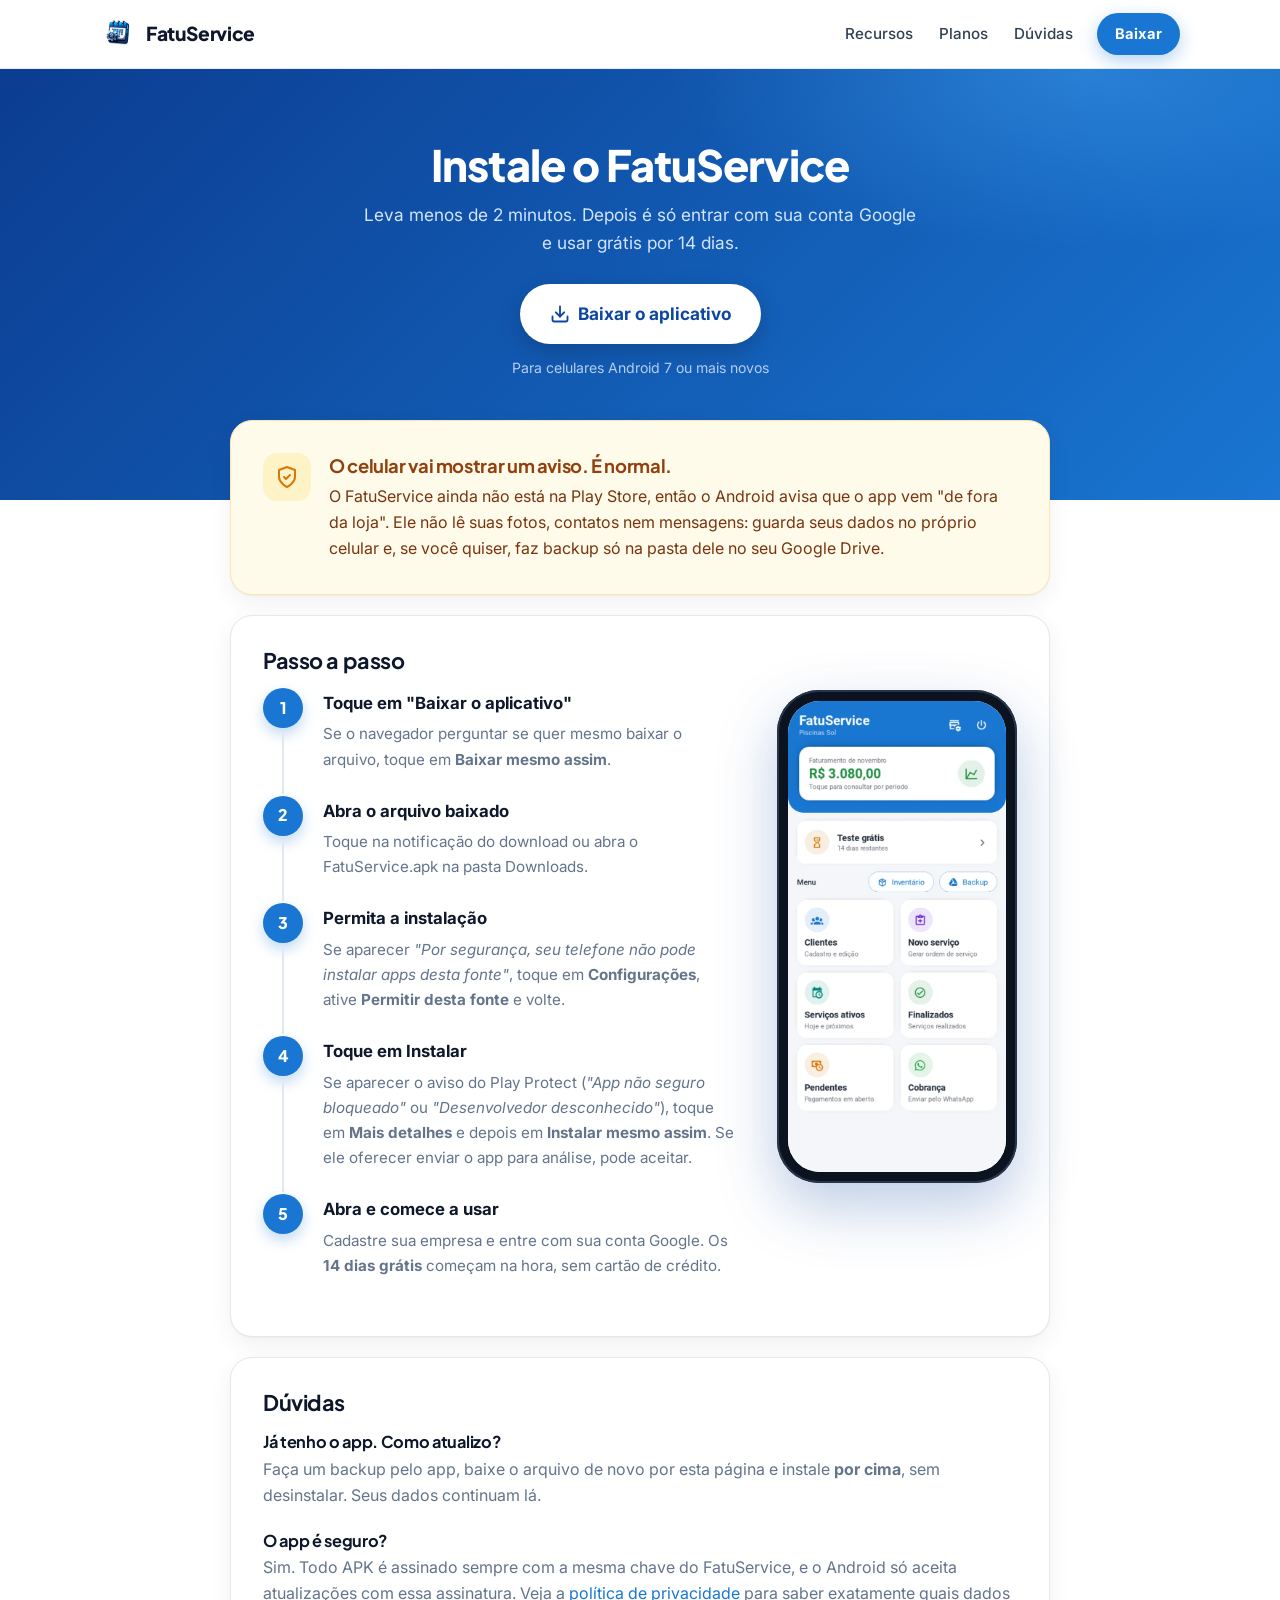
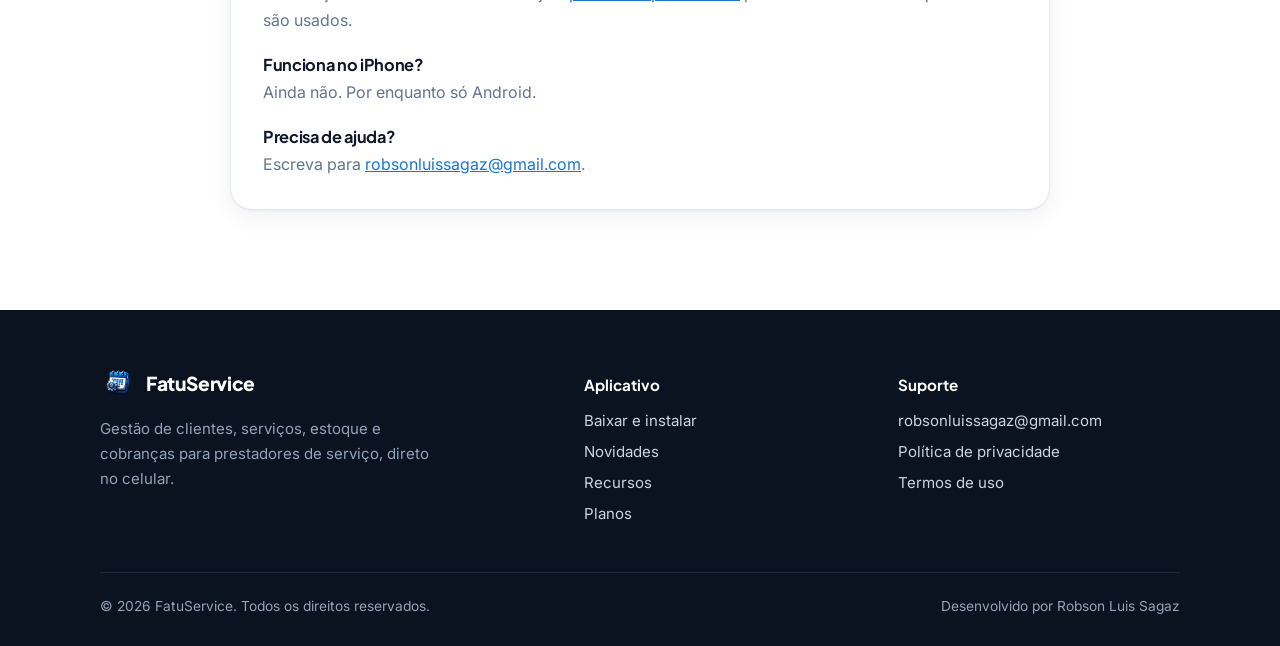
<file: instalar.html>
<!doctype html>
<html lang="pt-BR">
<head>
  <meta charset="utf-8">
  <meta name="viewport" content="width=device-width, initial-scale=1">
  <title>Instalar o FatuService</title>
  <meta name="description" content="Baixe e instale o FatuService no seu celular Android, passo a passo.">
  <meta name="theme-color" content="#1565c0">
  <link rel="icon" href="icone.png">
  <link rel="preconnect" href="https://fonts.googleapis.com">
  <link rel="preconnect" href="https://fonts.gstatic.com" crossorigin>
  <link href="https://fonts.googleapis.com/css2?family=Inter:wght@400;500;600;700&family=Plus+Jakarta+Sans:wght@700;800&display=swap" rel="stylesheet">
  <link rel="stylesheet" href="estilo.css">
</head>
<body>
  <svg width="0" height="0" style="position:absolute" aria-hidden="true">
    <defs>
      <symbol id="i-baixar" viewBox="0 0 24 24" fill="none" stroke="currentColor" stroke-width="2.2" stroke-linecap="round" stroke-linejoin="round"><path d="M21 15v4a2 2 0 0 1-2 2H5a2 2 0 0 1-2-2v-4"/><path d="m7 10 5 5 5-5"/><path d="M12 15V3"/></symbol>
      <symbol id="i-alerta" viewBox="0 0 24 24" fill="none" stroke="currentColor" stroke-width="2" stroke-linecap="round" stroke-linejoin="round"><path d="M12 22s8-4 8-10V5l-8-3-8 3v7c0 6 8 10 8 10z"/><path d="m9 12 2 2 4-4"/></symbol>
    </defs>
  </svg>

  <nav class="nav">
    <div class="recipiente">
      <a class="logo" href="./"><img src="icone.png" alt="">FatuService</a>
      <div class="nav-links">
        <a href="./#recursos">Recursos</a>
        <a href="./#planos">Planos</a>
        <a href="./#duvidas">Dúvidas</a>
      </div>
      <a class="botao pequeno" href="https://github.com/robsonluissagaz/fatuservice/releases/latest/download/FatuService.apk">Baixar</a>
    </div>
  </nav>

  <header class="topo-pagina">
    <div class="recipiente">
      <h1>Instale o FatuService</h1>
      <p>Leva menos de 2 minutos. Depois é só entrar com sua conta Google e usar grátis por 14 dias.</p>
      <a class="botao claro grande" href="https://github.com/robsonluissagaz/fatuservice/releases/latest/download/FatuService.apk"><svg><use href="#i-baixar"/></svg>Baixar o aplicativo</a>
      <div class="versao">Para celulares Android 7 ou mais novos</div>
    </div>
  </header>

  <main class="recipiente conteudo-pagina">
    <div class="estreito">
      <section class="cartao aviso-normal">
        <div class="icone"><svg><use href="#i-alerta"/></svg></div>
        <div>
          <h2>O celular vai mostrar um aviso. É normal.</h2>
          <p>O FatuService ainda não está na Play Store, então o Android avisa que o app vem "de fora da loja". Ele não lê suas fotos, contatos nem mensagens: guarda seus dados no próprio celular e, se você quiser, faz backup só na pasta dele no seu Google Drive.</p>
        </div>
      </section>

      <section class="cartao">
        <h2>Passo a passo</h2>
        <div class="instalar-grade">
          <ol class="passos">
            <li>
              <strong>Toque em "Baixar o aplicativo"</strong>
              <span class="suave">Se o navegador perguntar se quer mesmo baixar o arquivo, toque em <b>Baixar mesmo assim</b>.</span>
            </li>
            <li>
              <strong>Abra o arquivo baixado</strong>
              <span class="suave">Toque na notificação do download ou abra o FatuService.apk na pasta Downloads.</span>
            </li>
            <li>
              <strong>Permita a instalação</strong>
              <span class="suave">Se aparecer <i>"Por segurança, seu telefone não pode instalar apps desta fonte"</i>, toque em <b>Configurações</b>, ative <b>Permitir desta fonte</b> e volte.</span>
            </li>
            <li>
              <strong>Toque em Instalar</strong>
              <span class="suave">Se aparecer o aviso do Play Protect (<i>"App não seguro bloqueado"</i> ou <i>"Desenvolvedor desconhecido"</i>), toque em <b>Mais detalhes</b> e depois em <b>Instalar mesmo assim</b>. Se ele oferecer enviar o app para análise, pode aceitar.</span>
            </li>
            <li>
              <strong>Abra e comece a usar</strong>
              <span class="suave">Cadastre sua empresa e entre com sua conta Google. Os <b>14 dias grátis</b> começam na hora, sem cartão de crédito.</span>
            </li>
          </ol>
          <div class="celular"><img src="img/tela-inicio.webp" alt="Tela inicial do FatuService" loading="lazy"></div>
        </div>
      </section>

      <section class="cartao duvidas">
        <h2>Dúvidas</h2>
        <h3>Já tenho o app. Como atualizo?</h3>
        <p>Faça um backup pelo app, baixe o arquivo de novo por esta página e instale <b>por cima</b>, sem desinstalar. Seus dados continuam lá.</p>
        <h3>O app é seguro?</h3>
        <p>Sim. Todo APK é assinado sempre com a mesma chave do FatuService, e o Android só aceita atualizações com essa assinatura. Veja a <a href="privacidade.html">política de privacidade</a> para saber exatamente quais dados são usados.</p>
        <h3>Funciona no iPhone?</h3>
        <p>Ainda não. Por enquanto só Android.</p>
        <h3>Precisa de ajuda?</h3>
        <p>Escreva para <a href="mailto:robsonluissagaz@gmail.com">robsonluissagaz@gmail.com</a>.</p>
      </section>
    </div>
  </main>

  <footer class="rodape">
    <div class="recipiente">
      <div class="colunas">
        <div>
          <a class="logo" href="./"><img src="icone.png" alt="">FatuService</a>
          <p>Gestão de clientes, serviços, estoque e cobranças para prestadores de serviço, direto no celular.</p>
        </div>
        <div>
          <h4>Aplicativo</h4>
          <a href="instalar.html">Baixar e instalar</a>
          <a href="novidades.html">Novidades</a>
          <a href="./#recursos">Recursos</a>
          <a href="./#planos">Planos</a>
        </div>
        <div>
          <h4>Suporte</h4>
          <a href="mailto:robsonluissagaz@gmail.com">robsonluissagaz@gmail.com</a>
          <a href="privacidade.html">Política de privacidade</a>
          <a href="termos.html">Termos de uso</a>
        </div>
      </div>
      <div class="base">
        <span>© 2026 FatuService. Todos os direitos reservados.</span>
        <span>Desenvolvido por Robson Luis Sagaz</span>
      </div>
    </div>
  </footer>
</body>
</html>
</file>
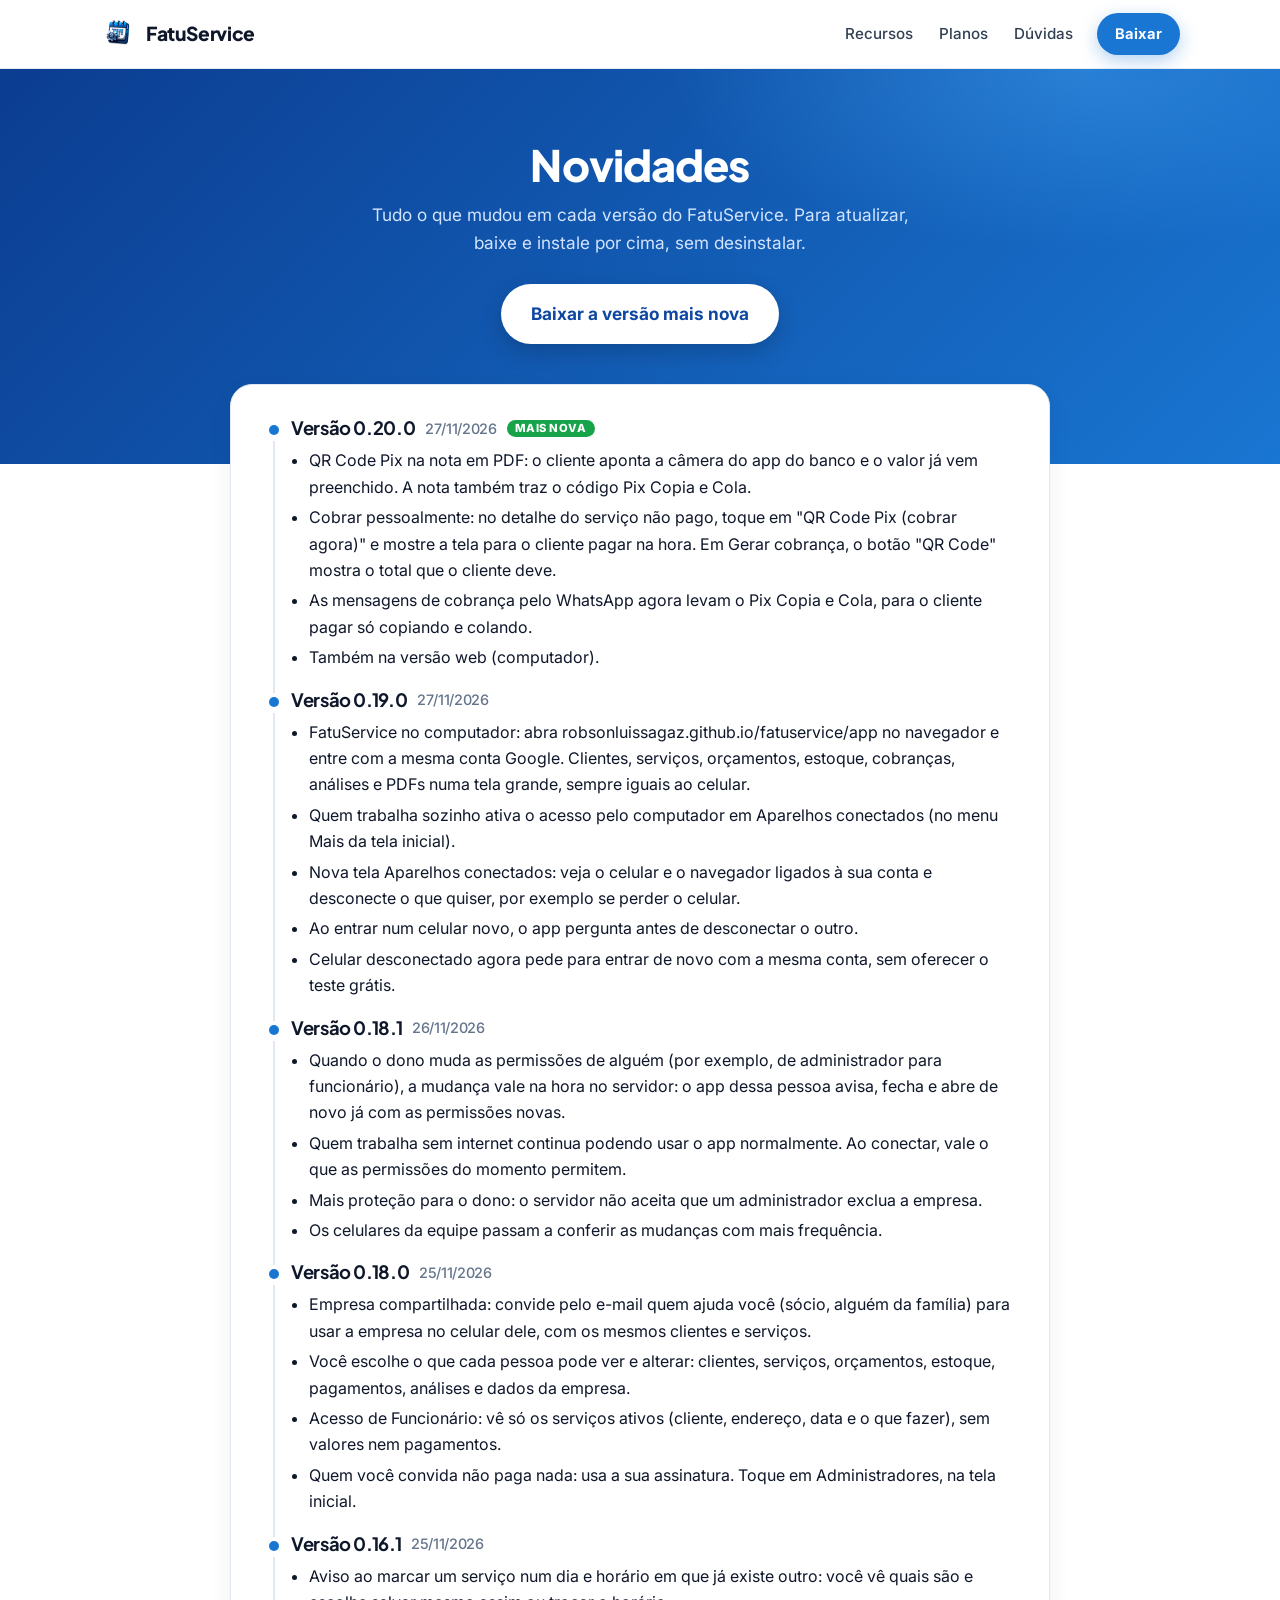
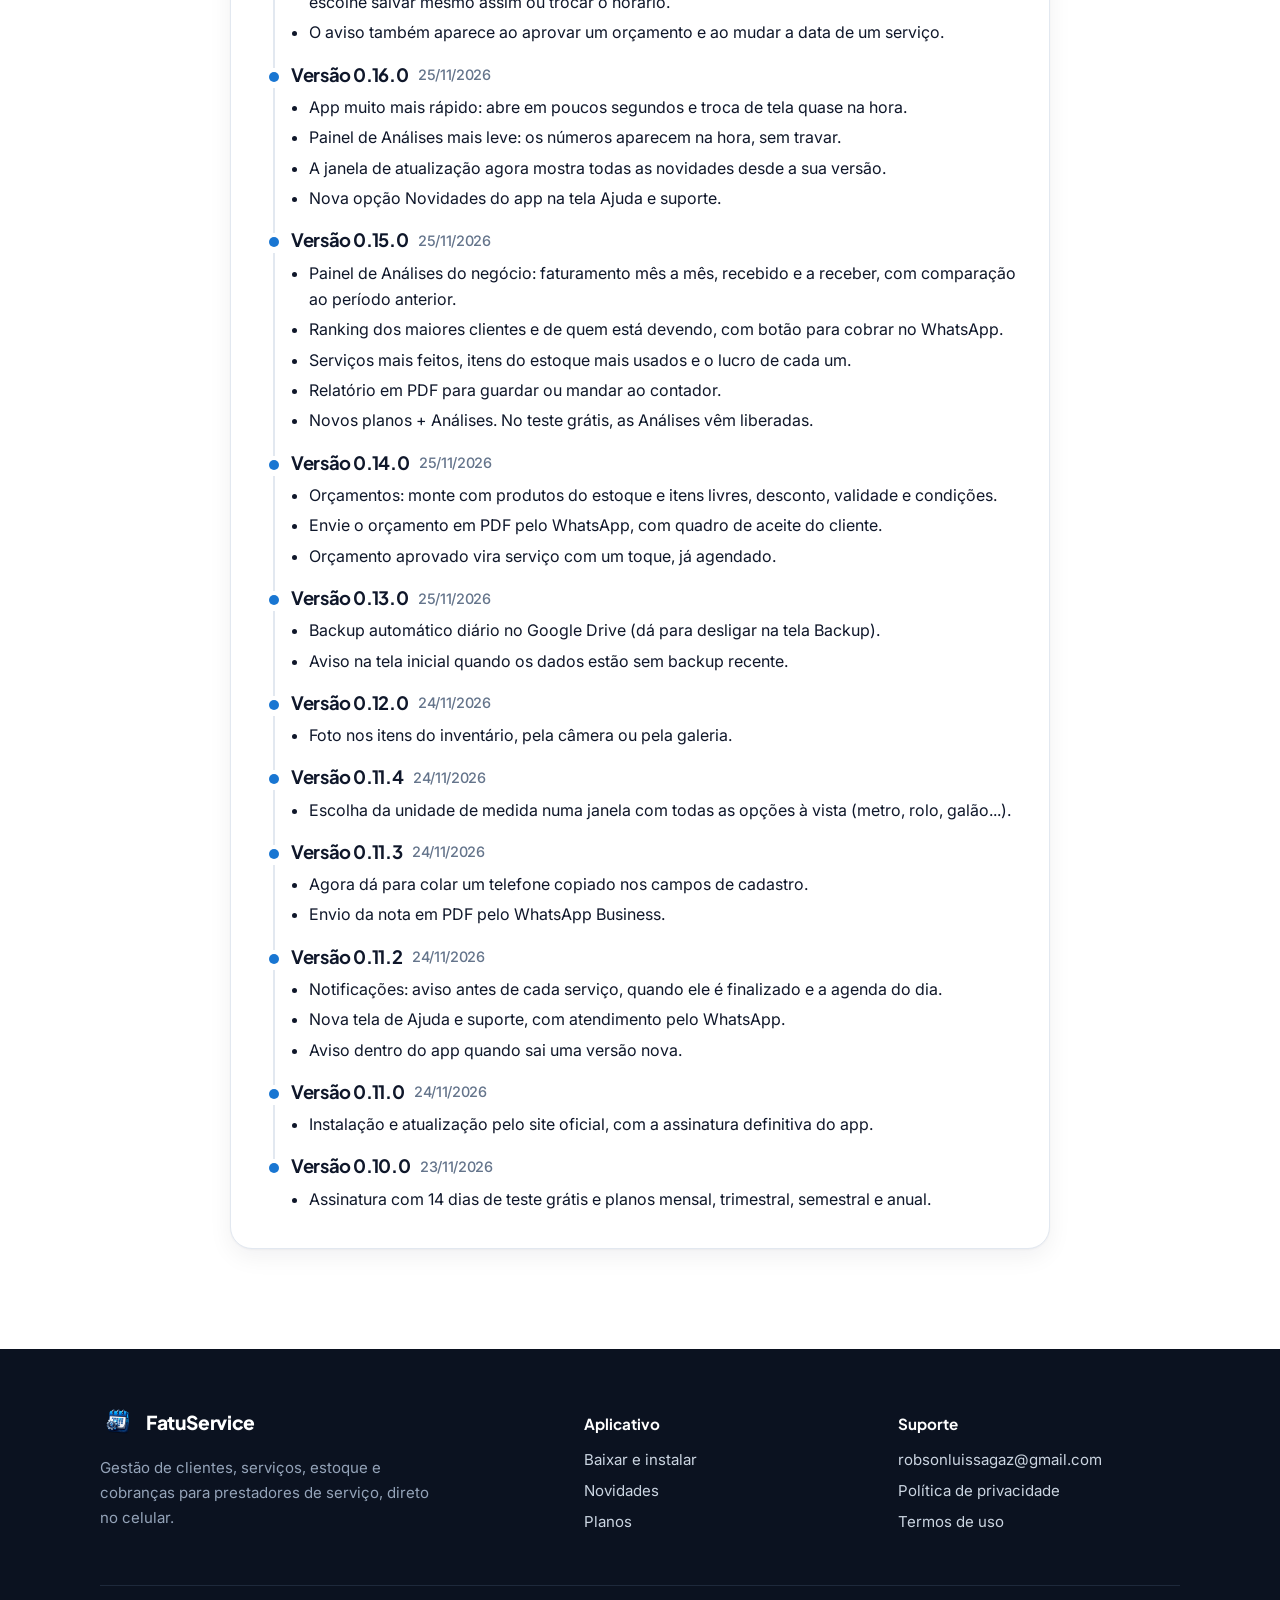
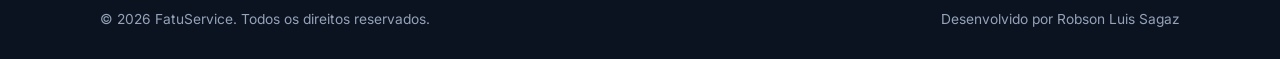
<file: novidades.html>
<!doctype html>
<html lang="pt-BR">
<head>
  <meta charset="utf-8">
  <meta name="viewport" content="width=device-width, initial-scale=1">
  <title>Novidades do FatuService</title>
  <meta name="description" content="O que mudou em cada versão do FatuService.">
  <meta name="theme-color" content="#1565c0">
  <link rel="icon" href="icone.png">
  <link rel="preconnect" href="https://fonts.googleapis.com">
  <link rel="preconnect" href="https://fonts.gstatic.com" crossorigin>
  <link href="https://fonts.googleapis.com/css2?family=Inter:wght@400;500;600;700&family=Plus+Jakarta+Sans:wght@700;800&display=swap" rel="stylesheet">
  <link rel="stylesheet" href="estilo.css">
  <style>
    .versao-item { position: relative; padding-left: 28px; }
    .versao-item + .versao-item { margin-top: 18px; }
    .versao-item::before { content: ""; position: absolute; left: 6px; top: 8px; width: 10px; height: 10px; border-radius: 50%; background: var(--azul); }
    .versao-item::after { content: ""; position: absolute; left: 10px; top: 24px; bottom: -22px; width: 2px; background: var(--borda); }
    .versao-item:last-child::after { display: none; }
    .versao-item h2 { font-size: 1.15rem; margin: 0; display: flex; align-items: center; gap: 10px; flex-wrap: wrap; }
    .versao-item .quando { color: var(--suave); font-weight: 500; font-size: .9rem; font-family: var(--fonte); }
    .versao-item .atual { background: #16a34a; color: #fff; font-size: .7rem; font-weight: 800; letter-spacing: .05em; padding: 2px 8px; border-radius: 999px; font-family: var(--fonte); }
    .versao-item ul { margin: 8px 0 0; padding-left: 18px; color: var(--tinta); }
    .versao-item li { margin: 4px 0; }
  </style>
</head>
<body>
  <nav class="nav">
    <div class="recipiente">
      <a class="logo" href="./"><img src="icone.png" alt="">FatuService</a>
      <div class="nav-links">
        <a href="./#recursos">Recursos</a>
        <a href="./#planos">Planos</a>
        <a href="./#duvidas">Dúvidas</a>
      </div>
      <a class="botao pequeno" href="instalar.html">Baixar</a>
    </div>
  </nav>

  <header class="topo-pagina">
    <div class="recipiente">
      <h1>Novidades</h1>
      <p>Tudo o que mudou em cada versão do FatuService. Para atualizar, baixe e instale por cima, sem desinstalar.</p>
      <a class="botao claro grande" href="instalar.html">Baixar a versão mais nova</a>
    </div>
  </header>

  <main class="recipiente conteudo-pagina">
    <div class="estreito">
      <section class="cartao" id="lista-versoes">
        <p class="suave">Carregando as novidades...</p>
      </section>
    </div>
  </main>

  <footer class="rodape">
    <div class="recipiente">
      <div class="colunas">
        <div>
          <a class="logo" href="./"><img src="icone.png" alt="">FatuService</a>
          <p>Gestão de clientes, serviços, estoque e cobranças para prestadores de serviço, direto no celular.</p>
        </div>
        <div>
          <h4>Aplicativo</h4>
          <a href="instalar.html">Baixar e instalar</a>
          <a href="novidades.html">Novidades</a>
          <a href="./#planos">Planos</a>
        </div>
        <div>
          <h4>Suporte</h4>
          <a href="mailto:robsonluissagaz@gmail.com">robsonluissagaz@gmail.com</a>
          <a href="privacidade.html">Política de privacidade</a>
          <a href="termos.html">Termos de uso</a>
        </div>
      </div>
      <div class="base">
        <span>© 2026 FatuService. Todos os direitos reservados.</span>
        <span>Desenvolvido por Robson Luis Sagaz</span>
      </div>
    </div>
  </footer>

  <script>
    // Monta a lista a partir de novidades.json (o mesmo arquivo que o app lê).
    fetch("novidades.json", { cache: "no-cache" })
      .then(function (r) { return r.json(); })
      .then(function (dados) {
        var caixa = document.getElementById("lista-versoes");
        caixa.innerHTML = "";
        dados.versoes.forEach(function (v, i) {
          var item = document.createElement("div");
          item.className = "versao-item";
          var titulo = document.createElement("h2");
          titulo.textContent = "Versão " + v.versao + " ";
          var quando = document.createElement("span");
          quando.className = "quando";
          quando.textContent = v.data;
          titulo.appendChild(quando);
          if (i === 0) {
            var atual = document.createElement("span");
            atual.className = "atual";
            atual.textContent = "MAIS NOVA";
            titulo.appendChild(atual);
          }
          var lista = document.createElement("ul");
          v.itens.forEach(function (texto) {
            var li = document.createElement("li");
            li.textContent = texto;
            lista.appendChild(li);
          });
          item.appendChild(titulo);
          item.appendChild(lista);
          caixa.appendChild(item);
        });
      })
      .catch(function () {
        document.getElementById("lista-versoes").innerHTML =
          '<p class="suave">Não foi possível carregar as novidades agora. Tente de novo em instantes.</p>';
      });
  </script>
</body>
</html>
</file>
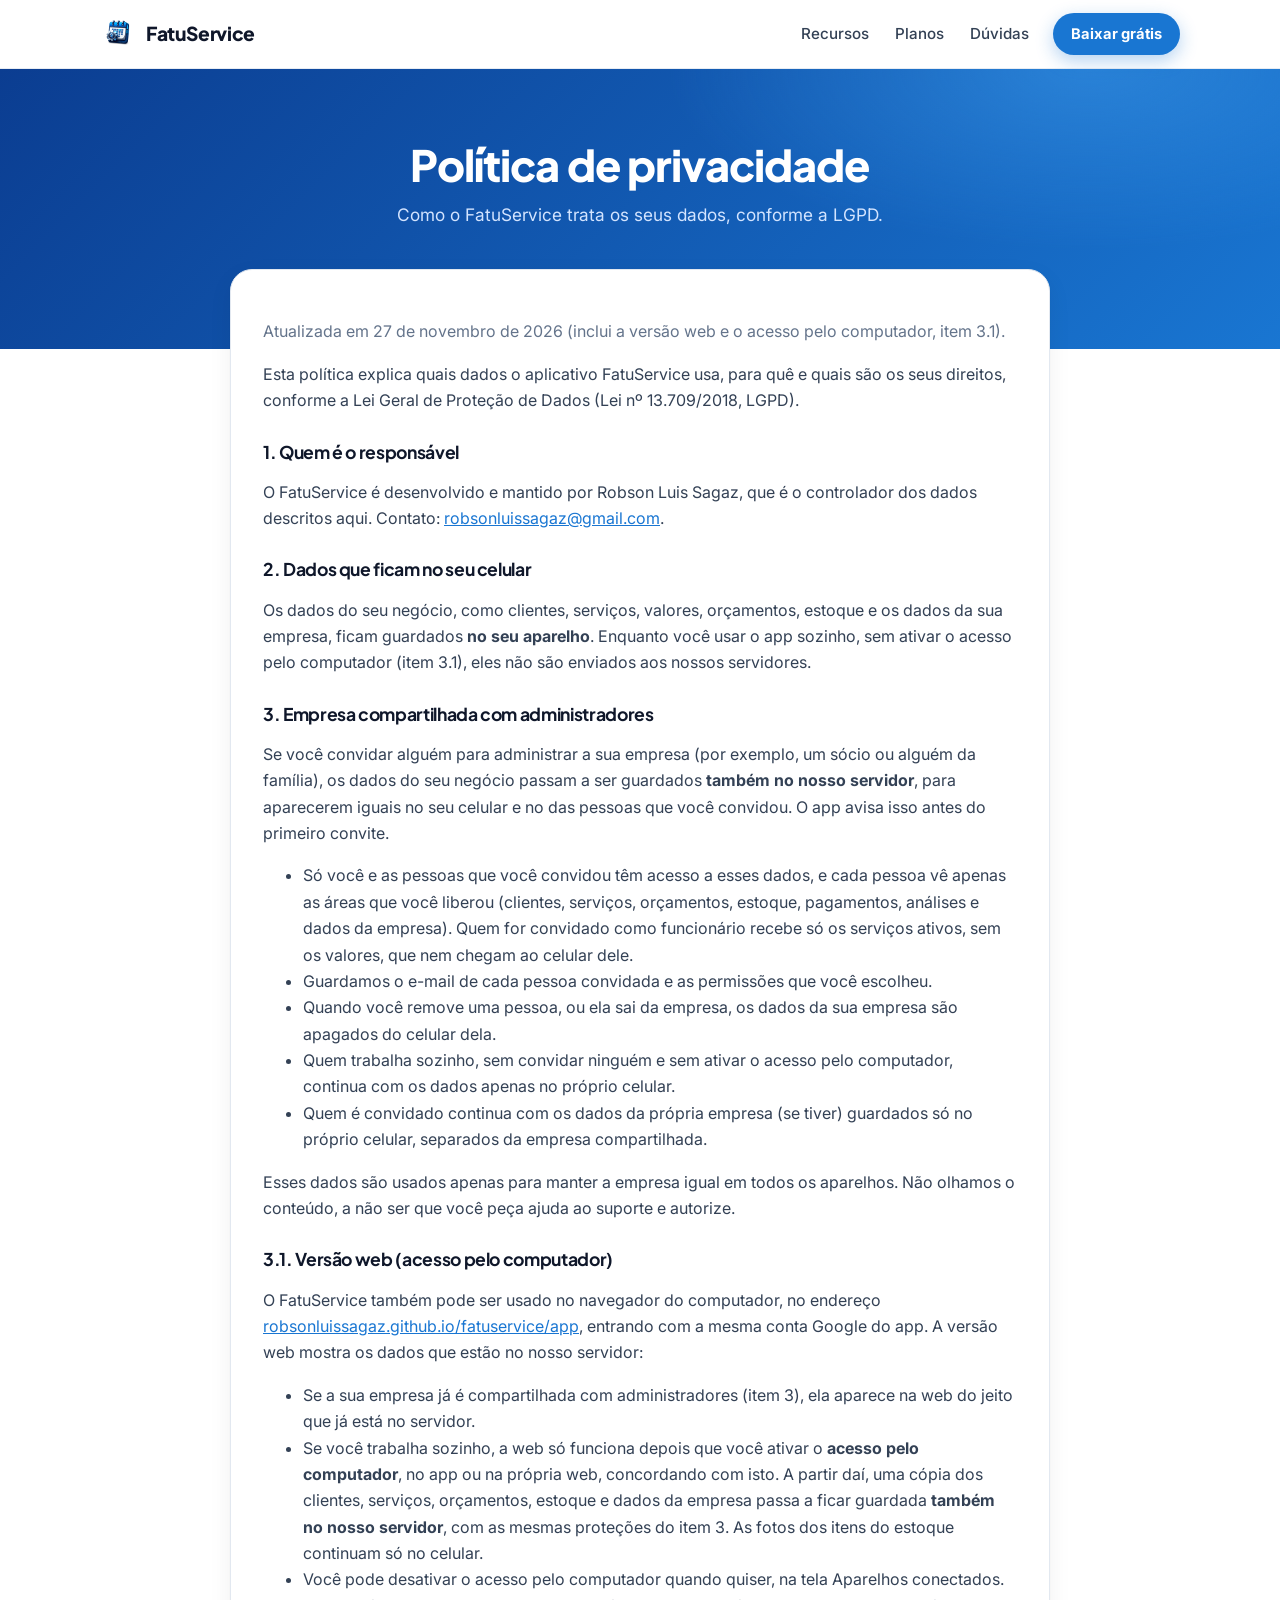
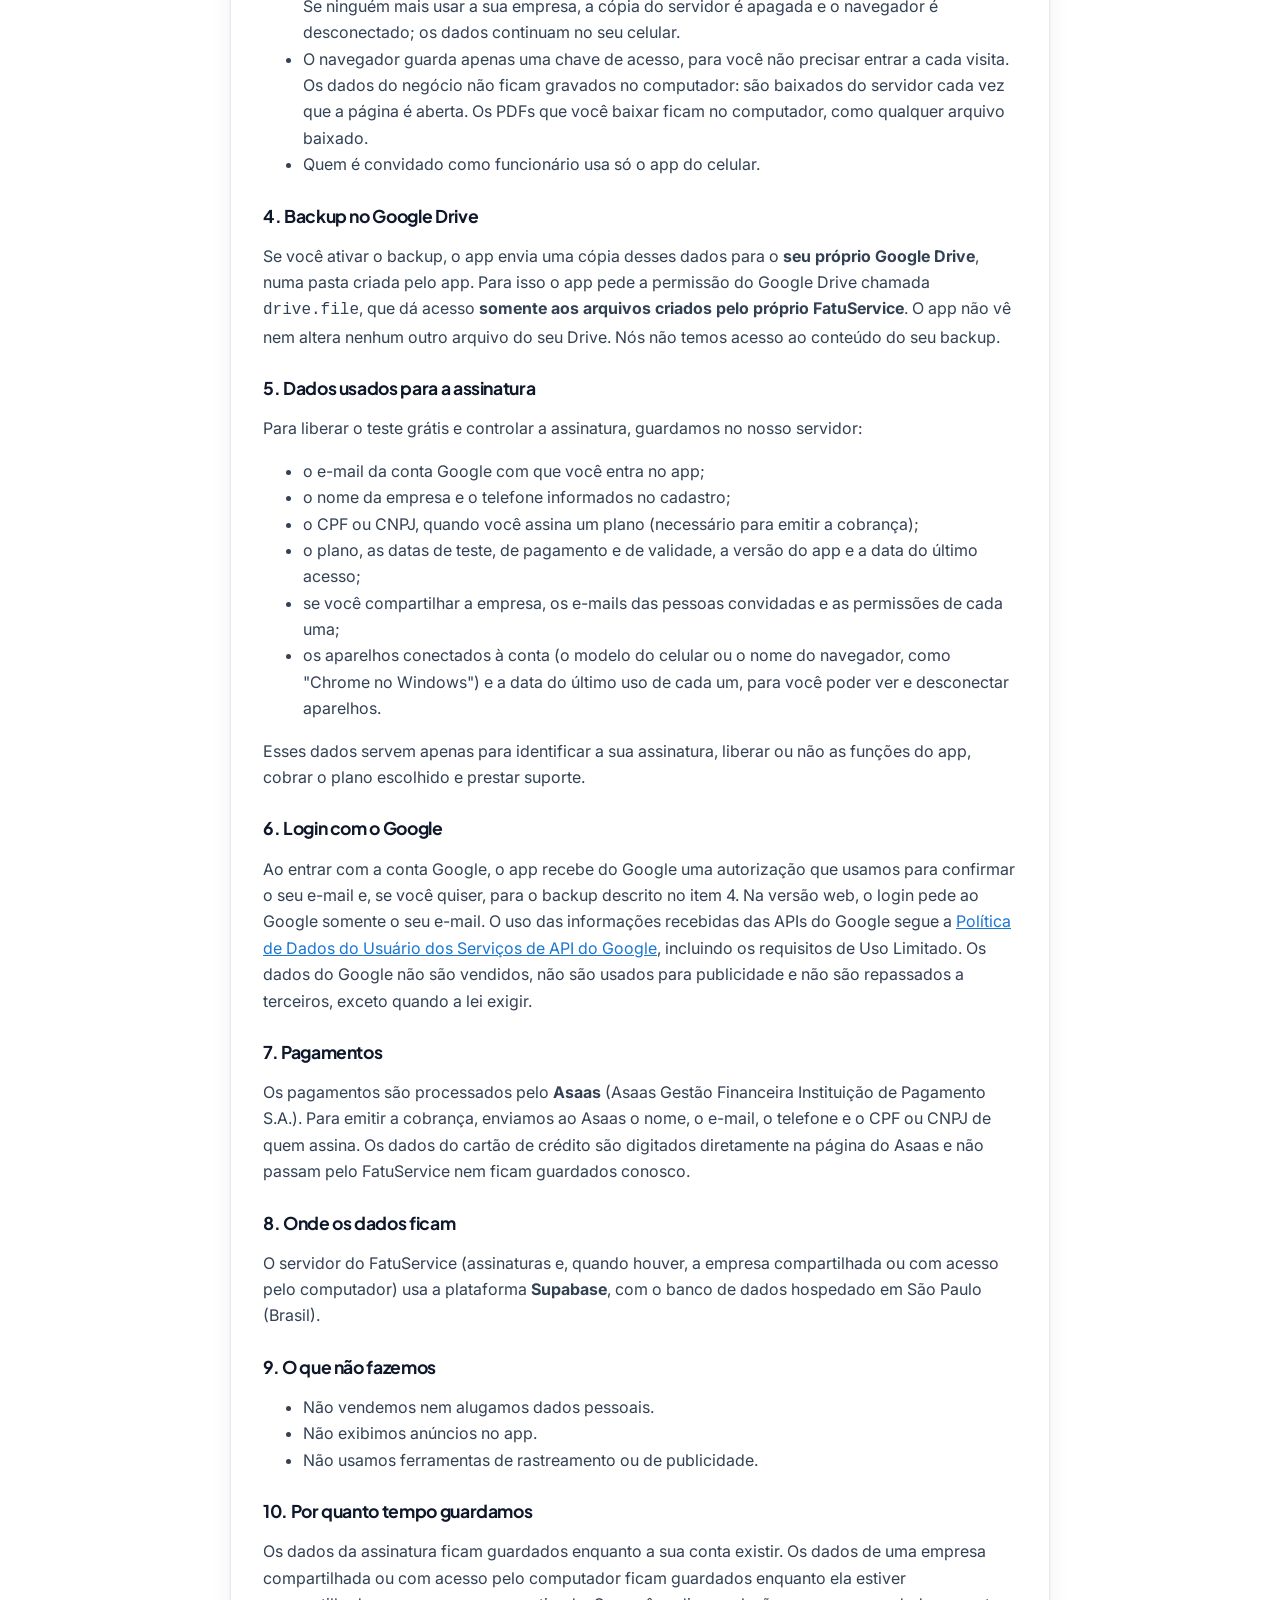
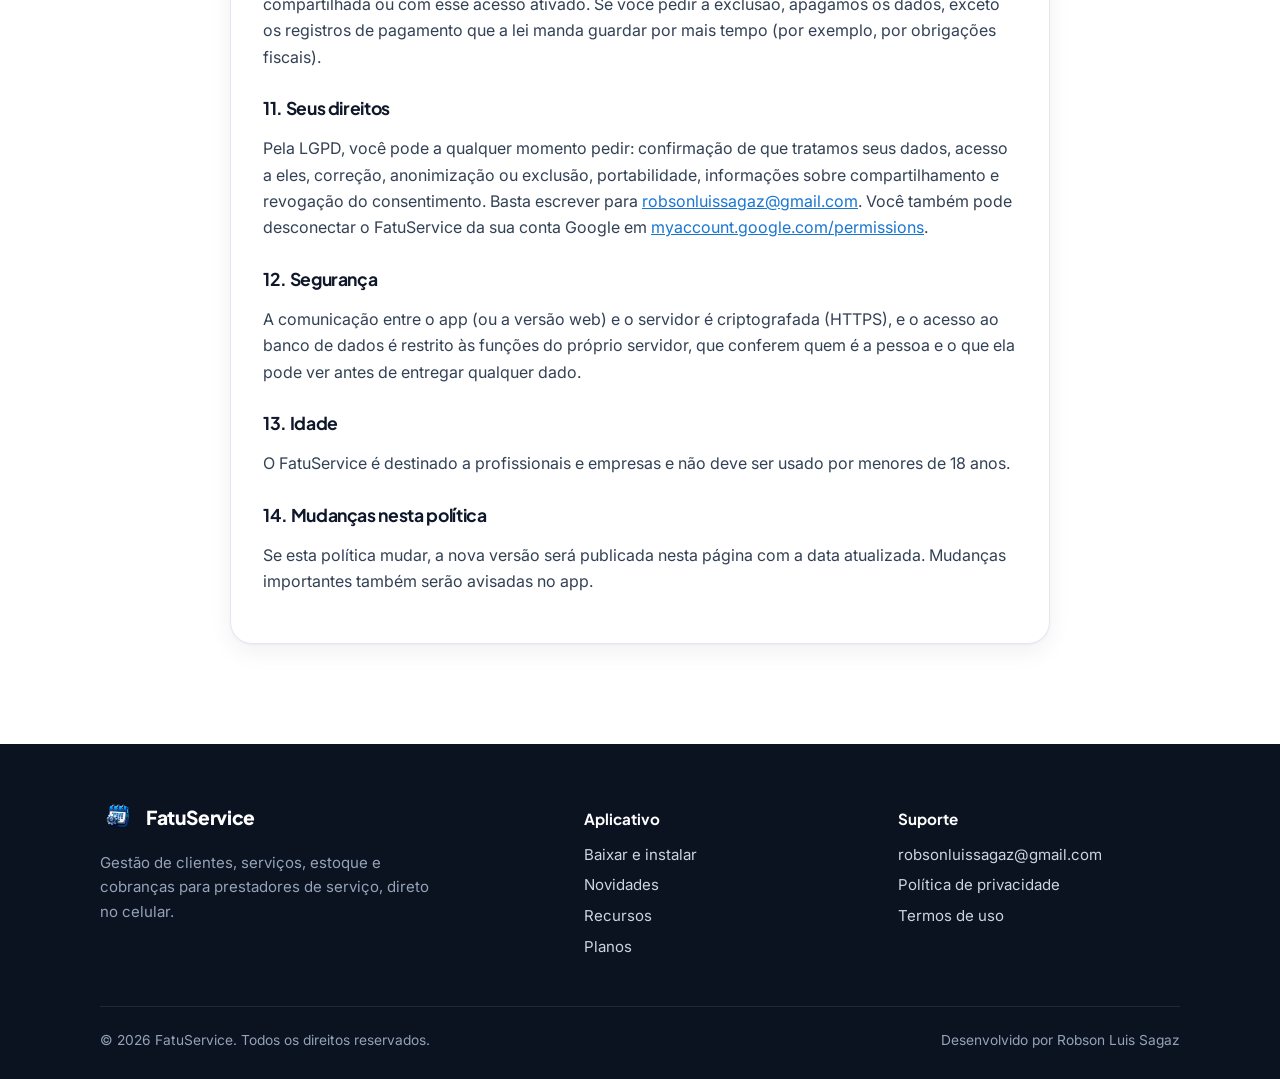
<file: privacidade.html>
<!doctype html>
<html lang="pt-BR">
<head>
  <meta charset="utf-8">
  <meta name="viewport" content="width=device-width, initial-scale=1">
  <title>Política de privacidade – FatuService</title>
  <link rel="icon" href="icone.png">
  <meta name="theme-color" content="#1565c0">
  <link rel="preconnect" href="https://fonts.googleapis.com">
  <link rel="preconnect" href="https://fonts.gstatic.com" crossorigin>
  <link href="https://fonts.googleapis.com/css2?family=Inter:wght@400;500;600;700&family=Plus+Jakarta+Sans:wght@700;800&display=swap" rel="stylesheet">
  <link rel="stylesheet" href="estilo.css">
</head>
<body>
  <nav class="nav">
    <div class="recipiente">
      <a class="logo" href="./"><img src="icone.png" alt="">FatuService</a>
      <div class="nav-links">
        <a href="./#recursos">Recursos</a>
        <a href="./#planos">Planos</a>
        <a href="./#duvidas">Dúvidas</a>
      </div>
      <a class="botao pequeno" href="instalar.html">Baixar grátis</a>
    </div>
  </nav>

  <header class="topo-pagina">
    <div class="recipiente">
      <h1>Política de privacidade</h1>
      <p>Como o FatuService trata os seus dados, conforme a LGPD.</p>
    </div>
  </header>
  <main class="recipiente conteudo-pagina">
    <article class="cartao documento estreito">
      <p class="suave">Atualizada em 27 de novembro de 2026 (inclui a versão web e o acesso pelo computador, item 3.1).</p>

      <p>Esta política explica quais dados o aplicativo FatuService usa, para quê e quais são os seus direitos, conforme a Lei Geral de Proteção de Dados (Lei nº 13.709/2018, LGPD).</p>

      <h3>1. Quem é o responsável</h3>
      <p>O FatuService é desenvolvido e mantido por Robson Luis Sagaz, que é o controlador dos dados descritos aqui. Contato: <a href="mailto:robsonluissagaz@gmail.com">robsonluissagaz@gmail.com</a>.</p>

      <h3>2. Dados que ficam no seu celular</h3>
      <p>Os dados do seu negócio, como clientes, serviços, valores, orçamentos, estoque e os dados da sua empresa, ficam guardados <strong>no seu aparelho</strong>. Enquanto você usar o app sozinho, sem ativar o acesso pelo computador (item 3.1), eles não são enviados aos nossos servidores.</p>

      <h3>3. Empresa compartilhada com administradores</h3>
      <p>Se você convidar alguém para administrar a sua empresa (por exemplo, um sócio ou alguém da família), os dados do seu negócio passam a ser guardados <strong>também no nosso servidor</strong>, para aparecerem iguais no seu celular e no das pessoas que você convidou. O app avisa isso antes do primeiro convite.</p>
      <ul>
        <li>Só você e as pessoas que você convidou têm acesso a esses dados, e cada pessoa vê apenas as áreas que você liberou (clientes, serviços, orçamentos, estoque, pagamentos, análises e dados da empresa). Quem for convidado como funcionário recebe só os serviços ativos, sem os valores, que nem chegam ao celular dele.</li>
        <li>Guardamos o e-mail de cada pessoa convidada e as permissões que você escolheu.</li>
        <li>Quando você remove uma pessoa, ou ela sai da empresa, os dados da sua empresa são apagados do celular dela.</li>
        <li>Quem trabalha sozinho, sem convidar ninguém e sem ativar o acesso pelo computador, continua com os dados apenas no próprio celular.</li>
        <li>Quem é convidado continua com os dados da própria empresa (se tiver) guardados só no próprio celular, separados da empresa compartilhada.</li>
      </ul>
      <p>Esses dados são usados apenas para manter a empresa igual em todos os aparelhos. Não olhamos o conteúdo, a não ser que você peça ajuda ao suporte e autorize.</p>

      <h3>3.1. Versão web (acesso pelo computador)</h3>
      <p>O FatuService também pode ser usado no navegador do computador, no endereço <a href="app/">robsonluissagaz.github.io/fatuservice/app</a>, entrando com a mesma conta Google do app. A versão web mostra os dados que estão no nosso servidor:</p>
      <ul>
        <li>Se a sua empresa já é compartilhada com administradores (item 3), ela aparece na web do jeito que já está no servidor.</li>
        <li>Se você trabalha sozinho, a web só funciona depois que você ativar o <strong>acesso pelo computador</strong>, no app ou na própria web, concordando com isto. A partir daí, uma cópia dos clientes, serviços, orçamentos, estoque e dados da empresa passa a ficar guardada <strong>também no nosso servidor</strong>, com as mesmas proteções do item 3. As fotos dos itens do estoque continuam só no celular.</li>
        <li>Você pode desativar o acesso pelo computador quando quiser, na tela Aparelhos conectados. Se ninguém mais usar a sua empresa, a cópia do servidor é apagada e o navegador é desconectado; os dados continuam no seu celular.</li>
        <li>O navegador guarda apenas uma chave de acesso, para você não precisar entrar a cada visita. Os dados do negócio não ficam gravados no computador: são baixados do servidor cada vez que a página é aberta. Os PDFs que você baixar ficam no computador, como qualquer arquivo baixado.</li>
        <li>Quem é convidado como funcionário usa só o app do celular.</li>
      </ul>

      <h3>4. Backup no Google Drive</h3>
      <p>Se você ativar o backup, o app envia uma cópia desses dados para o <strong>seu próprio Google Drive</strong>, numa pasta criada pelo app. Para isso o app pede a permissão do Google Drive chamada <code>drive.file</code>, que dá acesso <strong>somente aos arquivos criados pelo próprio FatuService</strong>. O app não vê nem altera nenhum outro arquivo do seu Drive. Nós não temos acesso ao conteúdo do seu backup.</p>

      <h3>5. Dados usados para a assinatura</h3>
      <p>Para liberar o teste grátis e controlar a assinatura, guardamos no nosso servidor:</p>
      <ul>
        <li>o e-mail da conta Google com que você entra no app;</li>
        <li>o nome da empresa e o telefone informados no cadastro;</li>
        <li>o CPF ou CNPJ, quando você assina um plano (necessário para emitir a cobrança);</li>
        <li>o plano, as datas de teste, de pagamento e de validade, a versão do app e a data do último acesso;</li>
        <li>se você compartilhar a empresa, os e-mails das pessoas convidadas e as permissões de cada uma;</li>
        <li>os aparelhos conectados à conta (o modelo do celular ou o nome do navegador, como "Chrome no Windows") e a data do último uso de cada um, para você poder ver e desconectar aparelhos.</li>
      </ul>
      <p>Esses dados servem apenas para identificar a sua assinatura, liberar ou não as funções do app, cobrar o plano escolhido e prestar suporte.</p>

      <h3>6. Login com o Google</h3>
      <p>Ao entrar com a conta Google, o app recebe do Google uma autorização que usamos para confirmar o seu e-mail e, se você quiser, para o backup descrito no item 4. Na versão web, o login pede ao Google somente o seu e-mail. O uso das informações recebidas das APIs do Google segue a <a href="https://developers.google.com/terms/api-services-user-data-policy" rel="noopener">Política de Dados do Usuário dos Serviços de API do Google</a>, incluindo os requisitos de Uso Limitado. Os dados do Google não são vendidos, não são usados para publicidade e não são repassados a terceiros, exceto quando a lei exigir.</p>

      <h3>7. Pagamentos</h3>
      <p>Os pagamentos são processados pelo <strong>Asaas</strong> (Asaas Gestão Financeira Instituição de Pagamento S.A.). Para emitir a cobrança, enviamos ao Asaas o nome, o e-mail, o telefone e o CPF ou CNPJ de quem assina. Os dados do cartão de crédito são digitados diretamente na página do Asaas e não passam pelo FatuService nem ficam guardados conosco.</p>

      <h3>8. Onde os dados ficam</h3>
      <p>O servidor do FatuService (assinaturas e, quando houver, a empresa compartilhada ou com acesso pelo computador) usa a plataforma <strong>Supabase</strong>, com o banco de dados hospedado em São Paulo (Brasil).</p>

      <h3>9. O que não fazemos</h3>
      <ul>
        <li>Não vendemos nem alugamos dados pessoais.</li>
        <li>Não exibimos anúncios no app.</li>
        <li>Não usamos ferramentas de rastreamento ou de publicidade.</li>
      </ul>

      <h3>10. Por quanto tempo guardamos</h3>
      <p>Os dados da assinatura ficam guardados enquanto a sua conta existir. Os dados de uma empresa compartilhada ou com acesso pelo computador ficam guardados enquanto ela estiver compartilhada ou com esse acesso ativado. Se você pedir a exclusão, apagamos os dados, exceto os registros de pagamento que a lei manda guardar por mais tempo (por exemplo, por obrigações fiscais).</p>

      <h3>11. Seus direitos</h3>
      <p>Pela LGPD, você pode a qualquer momento pedir: confirmação de que tratamos seus dados, acesso a eles, correção, anonimização ou exclusão, portabilidade, informações sobre compartilhamento e revogação do consentimento. Basta escrever para <a href="mailto:robsonluissagaz@gmail.com">robsonluissagaz@gmail.com</a>. Você também pode desconectar o FatuService da sua conta Google em <a href="https://myaccount.google.com/permissions" rel="noopener">myaccount.google.com/permissions</a>.</p>

      <h3>12. Segurança</h3>
      <p>A comunicação entre o app (ou a versão web) e o servidor é criptografada (HTTPS), e o acesso ao banco de dados é restrito às funções do próprio servidor, que conferem quem é a pessoa e o que ela pode ver antes de entregar qualquer dado.</p>

      <h3>13. Idade</h3>
      <p>O FatuService é destinado a profissionais e empresas e não deve ser usado por menores de 18 anos.</p>

      <h3>14. Mudanças nesta política</h3>
      <p>Se esta política mudar, a nova versão será publicada nesta página com a data atualizada. Mudanças importantes também serão avisadas no app.</p>
    </article>
  </main>
  <footer class="rodape">
    <div class="recipiente">
      <div class="colunas">
        <div>
          <a class="logo" href="./"><img src="icone.png" alt="">FatuService</a>
          <p>Gestão de clientes, serviços, estoque e cobranças para prestadores de serviço, direto no celular.</p>
        </div>
        <div>
          <h4>Aplicativo</h4>
          <a href="instalar.html">Baixar e instalar</a>
          <a href="novidades.html">Novidades</a>
          <a href="./#recursos">Recursos</a>
          <a href="./#planos">Planos</a>
        </div>
        <div>
          <h4>Suporte</h4>
          <a href="mailto:robsonluissagaz@gmail.com">robsonluissagaz@gmail.com</a>
          <a href="privacidade.html">Política de privacidade</a>
          <a href="termos.html">Termos de uso</a>
        </div>
      </div>
      <div class="base">
        <span>© 2026 FatuService. Todos os direitos reservados.</span>
        <span>Desenvolvido por Robson Luis Sagaz</span>
      </div>
    </div>
  </footer>
</body>
</html>
</file>
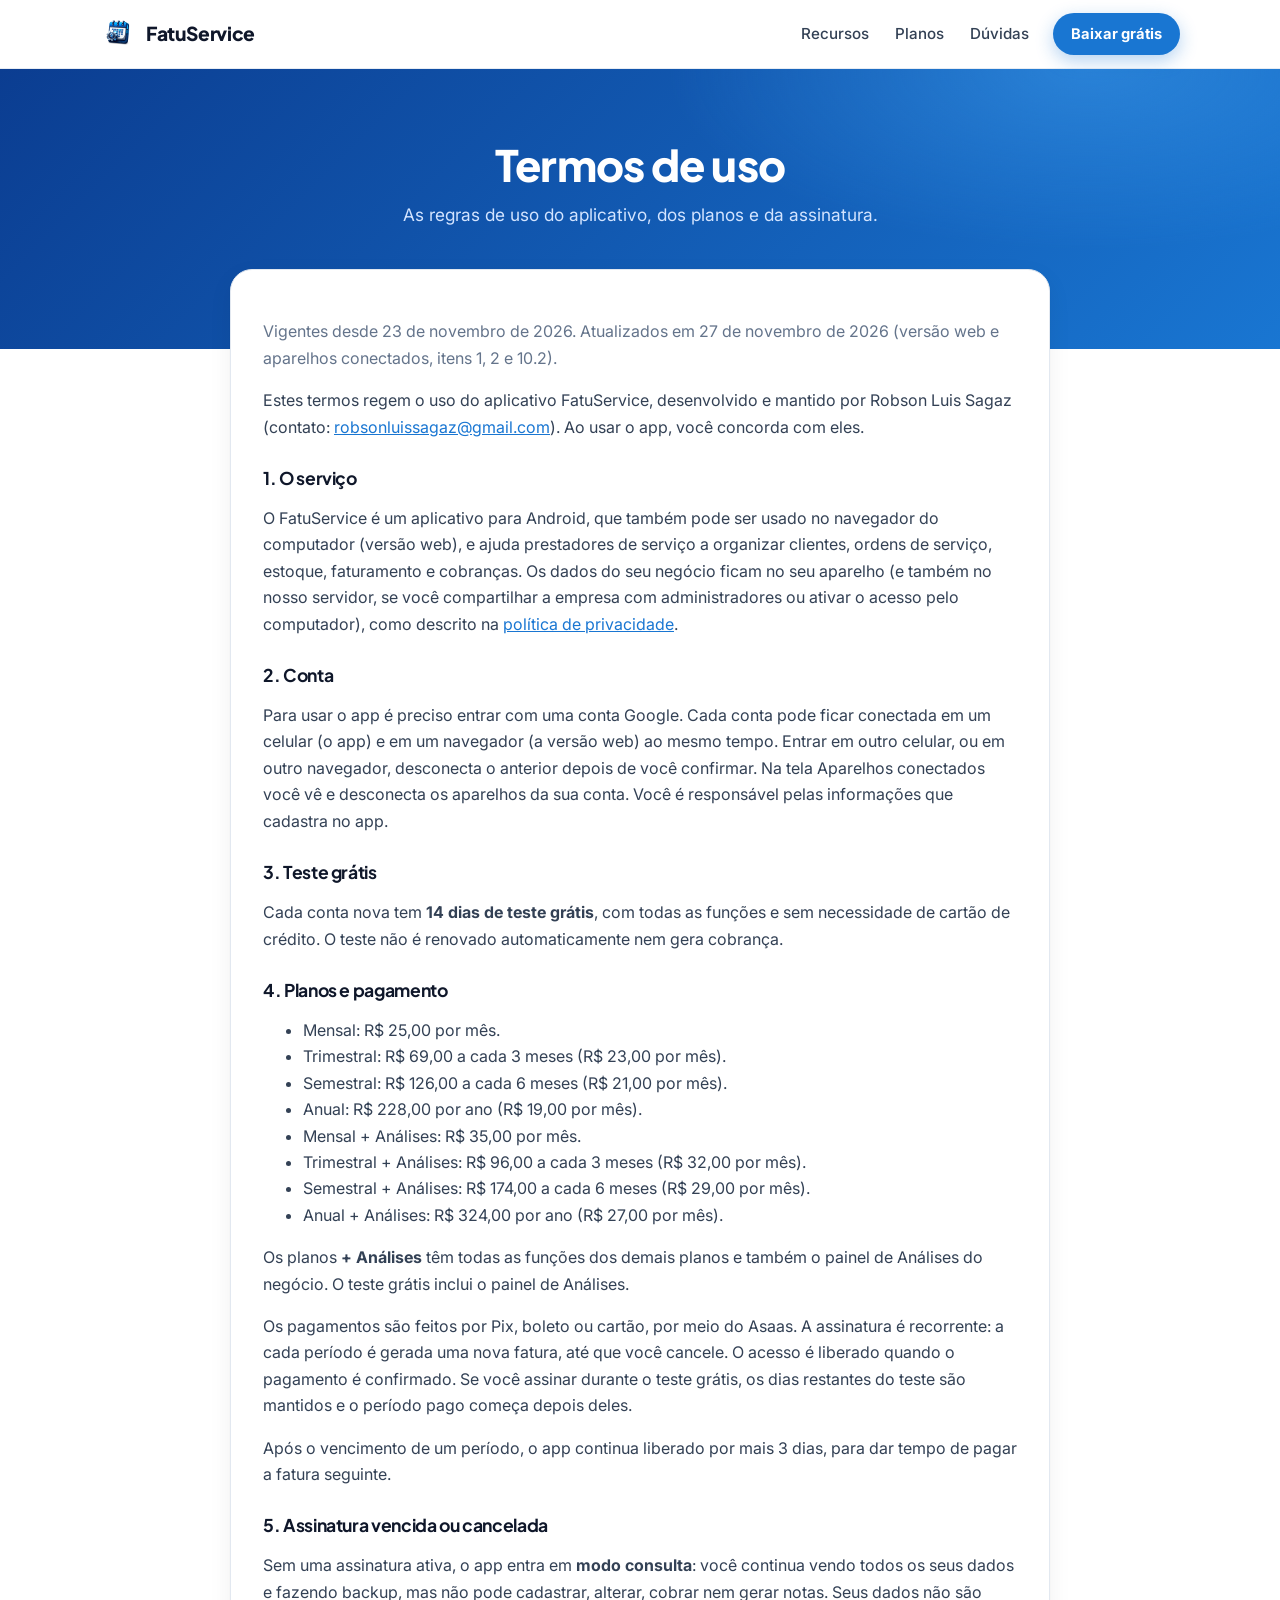
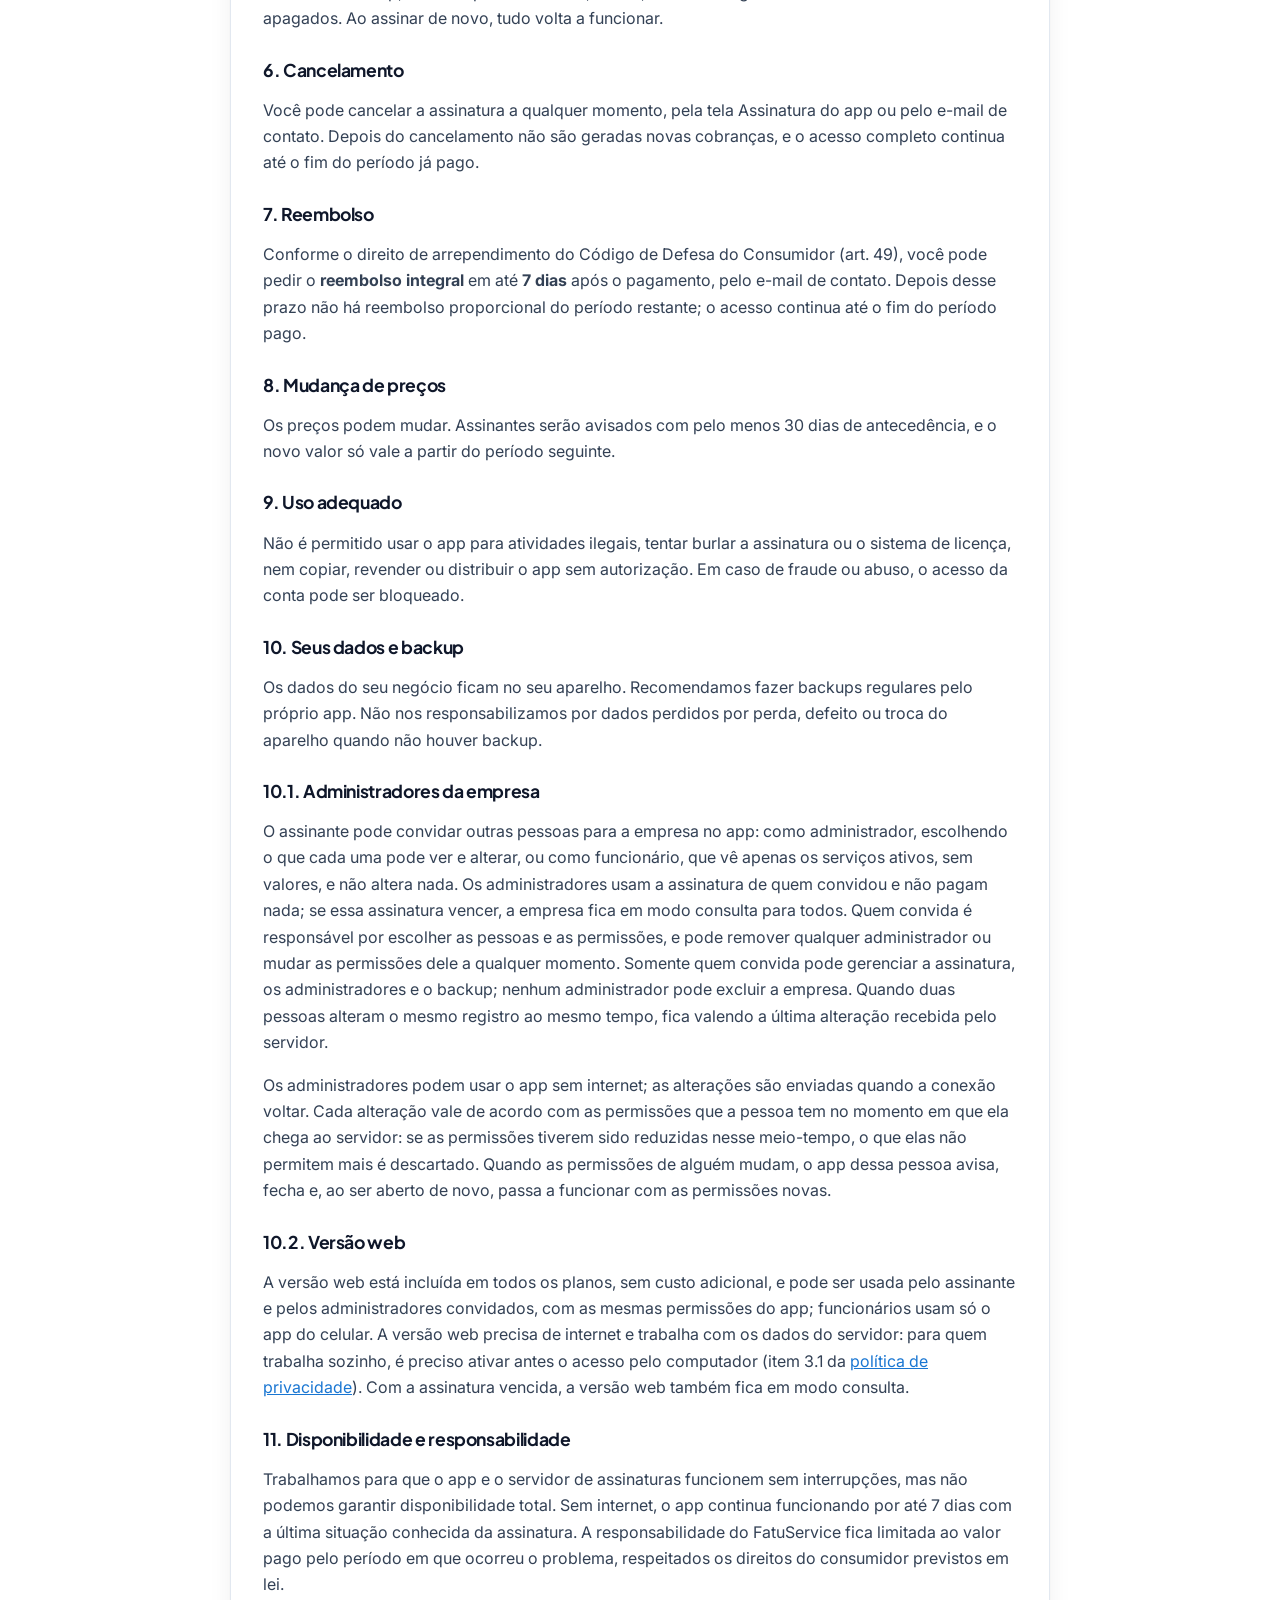
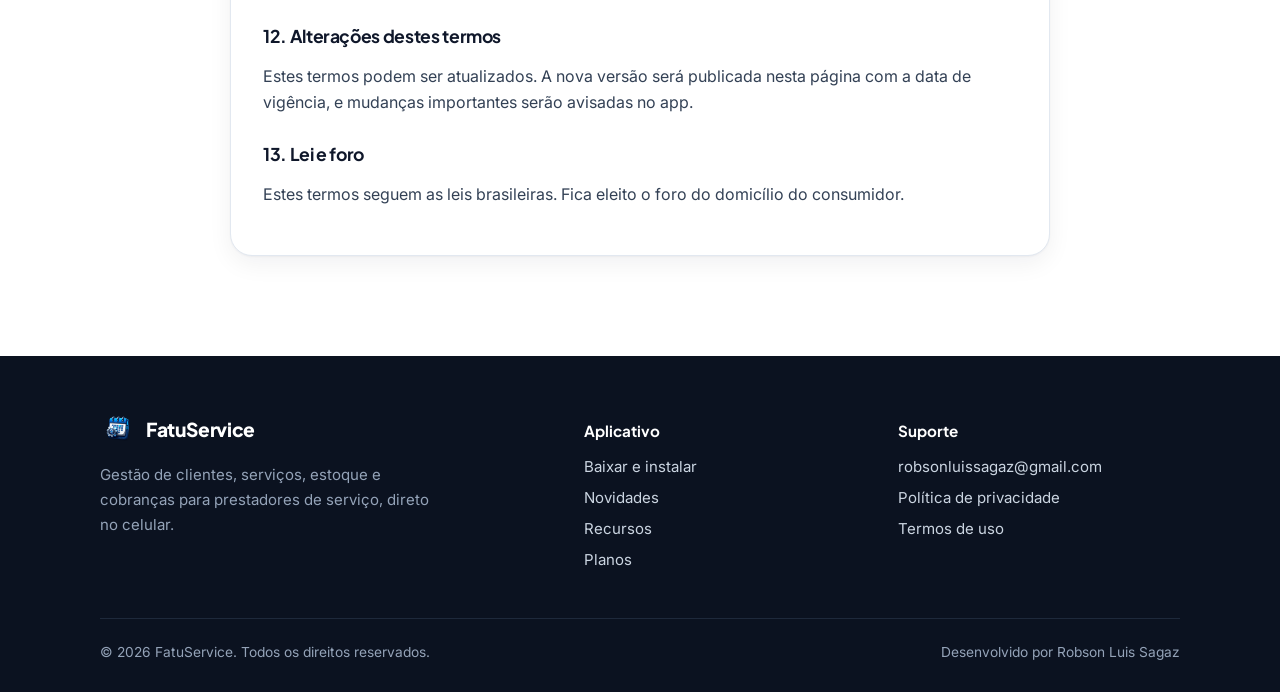
<file: termos.html>
<!doctype html>
<html lang="pt-BR">
<head>
  <meta charset="utf-8">
  <meta name="viewport" content="width=device-width, initial-scale=1">
  <title>Termos de uso – FatuService</title>
  <link rel="icon" href="icone.png">
  <meta name="theme-color" content="#1565c0">
  <link rel="preconnect" href="https://fonts.googleapis.com">
  <link rel="preconnect" href="https://fonts.gstatic.com" crossorigin>
  <link href="https://fonts.googleapis.com/css2?family=Inter:wght@400;500;600;700&family=Plus+Jakarta+Sans:wght@700;800&display=swap" rel="stylesheet">
  <link rel="stylesheet" href="estilo.css">
</head>
<body>
  <nav class="nav">
    <div class="recipiente">
      <a class="logo" href="./"><img src="icone.png" alt="">FatuService</a>
      <div class="nav-links">
        <a href="./#recursos">Recursos</a>
        <a href="./#planos">Planos</a>
        <a href="./#duvidas">Dúvidas</a>
      </div>
      <a class="botao pequeno" href="instalar.html">Baixar grátis</a>
    </div>
  </nav>

  <header class="topo-pagina">
    <div class="recipiente">
      <h1>Termos de uso</h1>
      <p>As regras de uso do aplicativo, dos planos e da assinatura.</p>
    </div>
  </header>
  <main class="recipiente conteudo-pagina">
    <article class="cartao documento estreito">
      <p class="suave">Vigentes desde 23 de novembro de 2026. Atualizados em 27 de novembro de 2026 (versão web e aparelhos conectados, itens 1, 2 e 10.2).</p>

      <p>Estes termos regem o uso do aplicativo FatuService, desenvolvido e mantido por Robson Luis Sagaz (contato: <a href="mailto:robsonluissagaz@gmail.com">robsonluissagaz@gmail.com</a>). Ao usar o app, você concorda com eles.</p>

      <h3>1. O serviço</h3>
      <p>O FatuService é um aplicativo para Android, que também pode ser usado no navegador do computador (versão web), e ajuda prestadores de serviço a organizar clientes, ordens de serviço, estoque, faturamento e cobranças. Os dados do seu negócio ficam no seu aparelho (e também no nosso servidor, se você compartilhar a empresa com administradores ou ativar o acesso pelo computador), como descrito na <a href="privacidade.html">política de privacidade</a>.</p>

      <h3>2. Conta</h3>
      <p>Para usar o app é preciso entrar com uma conta Google. Cada conta pode ficar conectada em um celular (o app) e em um navegador (a versão web) ao mesmo tempo. Entrar em outro celular, ou em outro navegador, desconecta o anterior depois de você confirmar. Na tela Aparelhos conectados você vê e desconecta os aparelhos da sua conta. Você é responsável pelas informações que cadastra no app.</p>

      <h3>3. Teste grátis</h3>
      <p>Cada conta nova tem <strong>14 dias de teste grátis</strong>, com todas as funções e sem necessidade de cartão de crédito. O teste não é renovado automaticamente nem gera cobrança.</p>

      <h3>4. Planos e pagamento</h3>
      <ul>
        <li>Mensal: R$ 25,00 por mês.</li>
        <li>Trimestral: R$ 69,00 a cada 3 meses (R$ 23,00 por mês).</li>
        <li>Semestral: R$ 126,00 a cada 6 meses (R$ 21,00 por mês).</li>
        <li>Anual: R$ 228,00 por ano (R$ 19,00 por mês).</li>
        <li>Mensal + Análises: R$ 35,00 por mês.</li>
        <li>Trimestral + Análises: R$ 96,00 a cada 3 meses (R$ 32,00 por mês).</li>
        <li>Semestral + Análises: R$ 174,00 a cada 6 meses (R$ 29,00 por mês).</li>
        <li>Anual + Análises: R$ 324,00 por ano (R$ 27,00 por mês).</li>
      </ul>
      <p>Os planos <strong>+ Análises</strong> têm todas as funções dos demais planos e também o painel de Análises do negócio. O teste grátis inclui o painel de Análises.</p>
      <p>Os pagamentos são feitos por Pix, boleto ou cartão, por meio do Asaas. A assinatura é recorrente: a cada período é gerada uma nova fatura, até que você cancele. O acesso é liberado quando o pagamento é confirmado. Se você assinar durante o teste grátis, os dias restantes do teste são mantidos e o período pago começa depois deles.</p>
      <p>Após o vencimento de um período, o app continua liberado por mais 3 dias, para dar tempo de pagar a fatura seguinte.</p>

      <h3>5. Assinatura vencida ou cancelada</h3>
      <p>Sem uma assinatura ativa, o app entra em <strong>modo consulta</strong>: você continua vendo todos os seus dados e fazendo backup, mas não pode cadastrar, alterar, cobrar nem gerar notas. Seus dados não são apagados. Ao assinar de novo, tudo volta a funcionar.</p>

      <h3>6. Cancelamento</h3>
      <p>Você pode cancelar a assinatura a qualquer momento, pela tela Assinatura do app ou pelo e-mail de contato. Depois do cancelamento não são geradas novas cobranças, e o acesso completo continua até o fim do período já pago.</p>

      <h3>7. Reembolso</h3>
      <p>Conforme o direito de arrependimento do Código de Defesa do Consumidor (art. 49), você pode pedir o <strong>reembolso integral</strong> em até <strong>7 dias</strong> após o pagamento, pelo e-mail de contato. Depois desse prazo não há reembolso proporcional do período restante; o acesso continua até o fim do período pago.</p>

      <h3>8. Mudança de preços</h3>
      <p>Os preços podem mudar. Assinantes serão avisados com pelo menos 30 dias de antecedência, e o novo valor só vale a partir do período seguinte.</p>

      <h3>9. Uso adequado</h3>
      <p>Não é permitido usar o app para atividades ilegais, tentar burlar a assinatura ou o sistema de licença, nem copiar, revender ou distribuir o app sem autorização. Em caso de fraude ou abuso, o acesso da conta pode ser bloqueado.</p>

      <h3>10. Seus dados e backup</h3>
      <p>Os dados do seu negócio ficam no seu aparelho. Recomendamos fazer backups regulares pelo próprio app. Não nos responsabilizamos por dados perdidos por perda, defeito ou troca do aparelho quando não houver backup.</p>

      <h3>10.1. Administradores da empresa</h3>
      <p>O assinante pode convidar outras pessoas para a empresa no app: como administrador, escolhendo o que cada uma pode ver e alterar, ou como funcionário, que vê apenas os serviços ativos, sem valores, e não altera nada. Os administradores usam a assinatura de quem convidou e não pagam nada; se essa assinatura vencer, a empresa fica em modo consulta para todos. Quem convida é responsável por escolher as pessoas e as permissões, e pode remover qualquer administrador ou mudar as permissões dele a qualquer momento. Somente quem convida pode gerenciar a assinatura, os administradores e o backup; nenhum administrador pode excluir a empresa. Quando duas pessoas alteram o mesmo registro ao mesmo tempo, fica valendo a última alteração recebida pelo servidor.</p>
      <p>Os administradores podem usar o app sem internet; as alterações são enviadas quando a conexão voltar. Cada alteração vale de acordo com as permissões que a pessoa tem no momento em que ela chega ao servidor: se as permissões tiverem sido reduzidas nesse meio-tempo, o que elas não permitem mais é descartado. Quando as permissões de alguém mudam, o app dessa pessoa avisa, fecha e, ao ser aberto de novo, passa a funcionar com as permissões novas.</p>

      <h3>10.2. Versão web</h3>
      <p>A versão web está incluída em todos os planos, sem custo adicional, e pode ser usada pelo assinante e pelos administradores convidados, com as mesmas permissões do app; funcionários usam só o app do celular. A versão web precisa de internet e trabalha com os dados do servidor: para quem trabalha sozinho, é preciso ativar antes o acesso pelo computador (item 3.1 da <a href="privacidade.html">política de privacidade</a>). Com a assinatura vencida, a versão web também fica em modo consulta.</p>

      <h3>11. Disponibilidade e responsabilidade</h3>
      <p>Trabalhamos para que o app e o servidor de assinaturas funcionem sem interrupções, mas não podemos garantir disponibilidade total. Sem internet, o app continua funcionando por até 7 dias com a última situação conhecida da assinatura. A responsabilidade do FatuService fica limitada ao valor pago pelo período em que ocorreu o problema, respeitados os direitos do consumidor previstos em lei.</p>

      <h3>12. Alterações destes termos</h3>
      <p>Estes termos podem ser atualizados. A nova versão será publicada nesta página com a data de vigência, e mudanças importantes serão avisadas no app.</p>

      <h3>13. Lei e foro</h3>
      <p>Estes termos seguem as leis brasileiras. Fica eleito o foro do domicílio do consumidor.</p>
    </article>
  </main>
  <footer class="rodape">
    <div class="recipiente">
      <div class="colunas">
        <div>
          <a class="logo" href="./"><img src="icone.png" alt="">FatuService</a>
          <p>Gestão de clientes, serviços, estoque e cobranças para prestadores de serviço, direto no celular.</p>
        </div>
        <div>
          <h4>Aplicativo</h4>
          <a href="instalar.html">Baixar e instalar</a>
          <a href="novidades.html">Novidades</a>
          <a href="./#recursos">Recursos</a>
          <a href="./#planos">Planos</a>
        </div>
        <div>
          <h4>Suporte</h4>
          <a href="mailto:robsonluissagaz@gmail.com">robsonluissagaz@gmail.com</a>
          <a href="privacidade.html">Política de privacidade</a>
          <a href="termos.html">Termos de uso</a>
        </div>
      </div>
      <div class="base">
        <span>© 2026 FatuService. Todos os direitos reservados.</span>
        <span>Desenvolvido por Robson Luis Sagaz</span>
      </div>
    </div>
  </footer>
</body>
</html>
</file>
<file: estilo.css>
/* FatuService - site */
:root {
  --azul: #1976d2;
  --azul-escuro: #0d47a1;
  --azul-claro: #e8f1fd;
  --azul-medio: #42a5f5;
  --tinta: #0f172a;
  --texto: #334155;
  --suave: #64748b;
  --borda: #e2e8f0;
  --fundo: #ffffff;
  --fundo-alt: #f5f8fc;
  --verde: #16a34a;
  --verde-claro: #e9f8ee;
  --laranja: #d97706;
  --sombra: 0 1px 2px rgba(15, 23, 42, .04), 0 8px 24px rgba(15, 23, 42, .06);
  --sombra-forte: 0 24px 60px rgba(13, 71, 161, .28);
  --raio: 18px;
  --fonte-titulo: "Plus Jakarta Sans", system-ui, -apple-system, "Segoe UI", Roboto, sans-serif;
  --fonte: "Inter", system-ui, -apple-system, "Segoe UI", Roboto, sans-serif;
}
* { box-sizing: border-box; }
html { scroll-behavior: smooth; scroll-padding-top: 80px; }
body {
  margin: 0;
  font-family: var(--fonte);
  font-size: 16px;
  background: var(--fundo);
  color: var(--texto);
  line-height: 1.65;
  -webkit-font-smoothing: antialiased;
}
img { max-width: 100%; display: block; }
a { color: var(--azul); }
h1, h2, h3 { font-family: var(--fonte-titulo); color: var(--tinta); line-height: 1.2; letter-spacing: -.02em; }
.recipiente { max-width: 1120px; margin: 0 auto; padding: 0 20px; }
.suave { color: var(--suave); }

/* ---------- Navegação ---------- */
.nav {
  position: sticky; top: 0; z-index: 50;
  background: rgba(255, 255, 255, .86);
  backdrop-filter: saturate(180%) blur(14px);
  -webkit-backdrop-filter: saturate(180%) blur(14px);
  border-bottom: 1px solid rgba(226, 232, 240, .8);
}
.nav .recipiente { display: flex; align-items: center; gap: 24px; height: 68px; }
.logo { display: flex; align-items: center; gap: 10px; text-decoration: none; color: var(--tinta); font-family: var(--fonte-titulo); font-weight: 800; font-size: 1.2rem; letter-spacing: -.02em; }
.logo img { width: 36px; height: 36px; }
.nav-links { display: flex; gap: 26px; margin-left: auto; }
.nav-links a { color: var(--texto); text-decoration: none; font-weight: 500; font-size: .95rem; }
.nav-links a:hover { color: var(--azul); }
@media (max-width: 760px) { .nav-links { display: none; } .nav .botao { margin-left: auto; } }

/* ---------- Botões ---------- */
.botao {
  display: inline-flex; align-items: center; justify-content: center; gap: 8px;
  background: var(--azul); color: #fff; font-weight: 700; font-size: 1rem;
  text-decoration: none; padding: 13px 24px; border-radius: 999px; border: 0;
  box-shadow: 0 6px 18px rgba(25, 118, 210, .32);
  transition: transform .15s ease, box-shadow .15s ease, background .15s ease;
}
.botao:hover { background: var(--azul-escuro); transform: translateY(-1px); box-shadow: 0 10px 24px rgba(25, 118, 210, .38); }
.botao svg { width: 20px; height: 20px; }
.botao.pequeno { padding: 9px 18px; font-size: .92rem; }
.botao.grande { padding: 16px 30px; font-size: 1.08rem; }
.botao.claro { background: #fff; color: var(--azul-escuro); box-shadow: 0 8px 22px rgba(0, 0, 0, .18); }
.botao.claro:hover { background: #f1f6ff; }
.botao.vazado { background: rgba(255, 255, 255, .12); color: #fff; box-shadow: inset 0 0 0 1.5px rgba(255, 255, 255, .55); }
.botao.vazado:hover { background: rgba(255, 255, 255, .2); }
.botao.contorno { background: #fff; color: var(--azul); box-shadow: inset 0 0 0 1.5px var(--azul); }
.botao.contorno:hover { background: #f1f6ff; box-shadow: inset 0 0 0 1.5px var(--azul); }
.nav .botao.contorno { margin-left: 0; }
@media (max-width: 760px) { .nav .so-computador { display: none; } }

/* ---------- Herói ---------- */
.heroi {
  position: relative; overflow: hidden; color: #e6efff;
  background:
    radial-gradient(900px 500px at 85% 20%, rgba(66, 165, 245, .45), transparent 60%),
    radial-gradient(700px 400px at 0% 100%, rgba(13, 71, 161, .9), transparent 60%),
    linear-gradient(135deg, #0b3d91 0%, #1565c0 55%, #1e88e5 100%);
}
.heroi::after {
  content: ""; position: absolute; inset: 0; pointer-events: none;
  background-image: radial-gradient(rgba(255, 255, 255, .09) 1px, transparent 1px);
  background-size: 22px 22px;
  mask-image: linear-gradient(to bottom, #000, transparent 85%);
  -webkit-mask-image: linear-gradient(to bottom, #000, transparent 85%);
}
.heroi .recipiente { position: relative; z-index: 1; display: grid; grid-template-columns: 1.05fr .95fr; gap: 40px; align-items: center; padding-top: 72px; padding-bottom: 0; }
.heroi .texto { padding-bottom: 72px; }
.selo-topo { display: inline-flex; align-items: center; gap: 8px; background: rgba(255, 255, 255, .14); border: 1px solid rgba(255, 255, 255, .22); color: #fff; font-weight: 600; font-size: .85rem; padding: 6px 14px; border-radius: 999px; }
.selo-topo .ponto { width: 8px; height: 8px; border-radius: 50%; background: #4ade80; box-shadow: 0 0 0 4px rgba(74, 222, 128, .25); }
.heroi h1 { color: #fff; font-size: clamp(2.1rem, 5vw, 3.4rem); font-weight: 800; margin: 18px 0 16px; }
.heroi h1 .destaque { background: linear-gradient(90deg, #bfe0ff, #ffffff); -webkit-background-clip: text; background-clip: text; color: transparent; }
.heroi .lead { font-size: 1.15rem; color: #d3e4ff; max-width: 540px; margin: 0 0 28px; }
.heroi .acoes { display: flex; flex-wrap: wrap; gap: 12px; }
.garantias { display: flex; flex-wrap: wrap; gap: 8px 22px; margin: 26px 0 0; padding: 0; list-style: none; font-size: .95rem; color: #d3e4ff; }
.garantias li { display: flex; align-items: center; gap: 8px; }
.garantias svg { width: 18px; height: 18px; color: #4ade80; flex: none; }
.heroi .telefones { position: relative; height: 560px; align-self: end; }
.heroi .telefones .celular { position: absolute; bottom: -70px; }
.heroi .telefones .celular.frente { left: 50%; transform: translateX(-40%); width: 290px; z-index: 2; }
.heroi .telefones .celular.atras { left: 50%; transform: translateX(-108%) rotate(-6deg); width: 250px; bottom: -40px; opacity: .92; }
@media (max-width: 900px) {
  .heroi .recipiente { grid-template-columns: 1fr; padding-top: 48px; text-align: center; gap: 0; }
  .heroi .texto { padding-bottom: 40px; }
  .heroi .lead { margin-left: auto; margin-right: auto; }
  .heroi .acoes, .garantias { justify-content: center; }
  .heroi .telefones { height: 400px; }
  .heroi .telefones .celular.frente { width: 240px; transform: translateX(-50%); }
  .heroi .telefones .celular.atras { display: none; }
}

/* ---------- Moldura de celular ---------- */
.celular {
  background: #0b1220; border-radius: 42px; padding: 11px;
  box-shadow: var(--sombra-forte), inset 0 0 0 2px #273449;
  position: relative;
}
.celular::before { content: ""; position: absolute; top: 20px; left: 50%; transform: translateX(-50%); width: 64px; height: 7px; border-radius: 99px; background: #1e293b; z-index: 2; opacity: 0; }
.celular img { border-radius: 32px; width: 100%; aspect-ratio: 600 / 1297; object-fit: cover; object-position: top; background: #f3f5f9; }

/* ---------- Seções ---------- */
.secao { padding: 96px 0; }
.secao.alt { background: var(--fundo-alt); }
.cabeca { text-align: center; max-width: 680px; margin: 0 auto 52px; }
.rotulo { display: inline-block; color: var(--azul); background: var(--azul-claro); font-weight: 700; font-size: .78rem; letter-spacing: .08em; text-transform: uppercase; padding: 5px 12px; border-radius: 999px; }
.cabeca h2 { font-size: clamp(1.75rem, 3.6vw, 2.4rem); font-weight: 800; margin: 14px 0 12px; }
.cabeca p { color: var(--suave); font-size: 1.08rem; margin: 0; }
@media (max-width: 700px) { .secao { padding: 68px 0; } }

/* Faixa "ideal para" */
.faixa { border-bottom: 1px solid var(--borda); padding: 26px 0; background: #fff; }
.faixa .recipiente { display: flex; flex-wrap: wrap; align-items: center; justify-content: center; gap: 10px 12px; }
.faixa .titulo { color: var(--suave); font-size: .9rem; font-weight: 600; margin-right: 6px; }
.etiqueta { background: var(--fundo-alt); border: 1px solid var(--borda); color: var(--texto); font-size: .88rem; font-weight: 500; padding: 6px 14px; border-radius: 999px; }

/* Recursos */
.grade-recursos { display: grid; grid-template-columns: repeat(3, 1fr); gap: 20px; }
@media (max-width: 900px) { .grade-recursos { grid-template-columns: repeat(2, 1fr); } }
@media (max-width: 600px) { .grade-recursos { grid-template-columns: 1fr; } }
.recurso { background: #fff; border: 1px solid var(--borda); border-radius: var(--raio); padding: 26px; transition: transform .2s ease, box-shadow .2s ease, border-color .2s ease; }
.recurso:hover { transform: translateY(-3px); box-shadow: var(--sombra); border-color: #cfe0f6; }
.recurso h3 { font-size: 1.1rem; margin: 16px 0 6px; }
.recurso p { margin: 0; color: var(--suave); font-size: .97rem; }
.icone { width: 48px; height: 48px; border-radius: 14px; display: grid; place-items: center; }
.icone svg { width: 24px; height: 24px; }
.i-azul { background: #e8f1fd; color: #1976d2; }
.i-roxo { background: #f1eafd; color: #7c3aed; }
.i-verde { background: #e9f8ee; color: #16a34a; }
.i-laranja { background: #fff3e0; color: #ea580c; }
.i-teal { background: #e0f5f3; color: #0d9488; }
.i-rosa { background: #fde8ef; color: #db2777; }

/* Destaques com imagem */
.destaque-linha { display: grid; grid-template-columns: 1fr 1fr; gap: 64px; align-items: center; }
.destaque-linha + .destaque-linha { margin-top: 96px; }
.destaque-linha.inverte .texto { order: 2; }
.destaque-linha .texto h2 { font-size: clamp(1.6rem, 3.2vw, 2.1rem); font-weight: 800; margin: 14px 0 14px; }
.destaque-linha .texto p { color: var(--suave); font-size: 1.05rem; }
.destaque-linha .figura { display: flex; justify-content: center; position: relative; }
.destaque-linha .figura::before { content: ""; position: absolute; width: 420px; height: 420px; max-width: 100%; border-radius: 50%; background: radial-gradient(circle, #dbeafe 0%, rgba(219, 234, 254, 0) 70%); top: 50%; left: 50%; transform: translate(-50%, -50%); }
.destaque-linha .celular { width: 270px; }
.lista-check { list-style: none; padding: 0; margin: 18px 0 0; }
.lista-check li { display: flex; gap: 10px; align-items: flex-start; margin: 10px 0; color: var(--texto); }
.lista-check svg { width: 20px; height: 20px; color: var(--verde); flex: none; margin-top: 3px; }
@media (max-width: 860px) {
  .destaque-linha { grid-template-columns: 1fr; gap: 36px; text-align: center; }
  .destaque-linha.inverte .texto { order: 0; }
  .lista-check { display: inline-block; text-align: left; }
  .destaque-linha .celular { width: 240px; }
}

/* Passos */
.passos-grade { display: grid; grid-template-columns: repeat(3, 1fr); gap: 20px; }
@media (max-width: 800px) { .passos-grade { grid-template-columns: 1fr; } }
.passo { background: #fff; border: 1px solid var(--borda); border-radius: var(--raio); padding: 28px; position: relative; }
.passo .numero { width: 40px; height: 40px; border-radius: 50%; background: var(--azul); color: #fff; font-family: var(--fonte-titulo); font-weight: 800; display: grid; place-items: center; box-shadow: 0 6px 14px rgba(25, 118, 210, .3); }
.passo h3 { font-size: 1.1rem; margin: 16px 0 6px; }
.passo p { margin: 0; color: var(--suave); }

/* Galeria */
.galeria { display: flex; gap: 28px; overflow-x: auto; padding: 10px 20px 30px; scroll-snap-type: x mandatory; justify-content: safe center; scrollbar-width: thin; }
.galeria figure { margin: 0; flex: none; width: 210px; scroll-snap-align: center; text-align: center; }
.galeria .celular { border-radius: 34px; padding: 9px; box-shadow: 0 16px 40px rgba(15, 23, 42, .18), inset 0 0 0 2px #273449; }
.galeria .celular img { border-radius: 26px; }
.galeria figcaption { margin-top: 14px; font-weight: 600; color: var(--tinta); font-size: .95rem; }

/* Planos */
.grade-planos { display: grid; grid-template-columns: repeat(4, 1fr); gap: 18px; align-items: stretch; }
@media (max-width: 980px) { .grade-planos { grid-template-columns: repeat(2, 1fr); row-gap: 28px; } }
@media (max-width: 520px) { .grade-planos { grid-template-columns: 1fr; } }
.plano { background: #fff; border: 1px solid var(--borda); border-radius: 22px; padding: 28px 24px; display: flex; flex-direction: column; position: relative; }
.plano.popular { border: 2px solid var(--azul); box-shadow: 0 18px 44px rgba(25, 118, 210, .18); }
.plano .fita { position: absolute; top: -13px; left: 50%; transform: translateX(-50%); background: var(--azul); color: #fff; font-size: .75rem; font-weight: 700; letter-spacing: .04em; padding: 4px 12px; border-radius: 999px; white-space: nowrap; }
.plano .nome { font-family: var(--fonte-titulo); font-weight: 700; color: var(--tinta); font-size: 1.1rem; }
.plano .preco { margin: 14px 0 2px; color: var(--tinta); font-family: var(--fonte-titulo); }
.plano .preco .rs { font-size: 1.05rem; font-weight: 700; vertical-align: top; position: relative; top: 8px; margin-right: 2px; }
.plano .preco .valor { font-size: 2.6rem; font-weight: 800; letter-spacing: -.03em; }
.plano .preco .mes { color: var(--suave); font-weight: 500; font-size: .95rem; font-family: var(--fonte); }
.plano .detalhe { color: var(--suave); font-size: .92rem; min-height: 1.5em; }
.plano .economia { display: inline-block; margin-top: 10px; background: var(--verde-claro); color: var(--verde); font-weight: 700; font-size: .8rem; padding: 3px 10px; border-radius: 999px; align-self: flex-start; }
.plano .economia.vazia { visibility: hidden; }
.plano .botao { margin-top: auto; width: 100%; }
.plano .espaco { flex: 1; min-height: 22px; }
.plano:not(.popular) .botao { background: var(--azul-claro); color: var(--azul-escuro); box-shadow: none; }
.plano:not(.popular) .botao:hover { background: #d6e7fb; }
.incluso { margin: 36px auto 0; max-width: 860px; background: #fff; border: 1px solid var(--borda); border-radius: var(--raio); padding: 24px 28px; }
.incluso h3 { margin: 0 0 10px; font-size: 1.05rem; }
.incluso ul { list-style: none; padding: 0; margin: 0; display: grid; grid-template-columns: repeat(2, 1fr); gap: 0 24px; }
@media (max-width: 600px) { .incluso ul { grid-template-columns: 1fr; } }
.incluso li { display: flex; gap: 10px; align-items: flex-start; margin: 6px 0; font-size: .96rem; }
.incluso svg { width: 18px; height: 18px; color: var(--verde); flex: none; margin-top: 4px; }
.nota-planos { text-align: center; color: var(--suave); font-size: .92rem; margin-top: 18px; }

/* Planos: Essencial / + Análises */
[hidden] { display: none !important; }
.abas-planos { display: flex; gap: 6px; justify-content: center; margin: 0 auto 14px; background: #eef2f7; padding: 6px; border-radius: 999px; width: fit-content; }
.abas-planos .aba { border: 0; background: transparent; font: inherit; font-weight: 700; color: var(--suave); padding: 10px 22px; border-radius: 999px; cursor: pointer; display: inline-flex; align-items: center; gap: 8px; }
.abas-planos .aba.ativa { background: var(--azul); color: #fff; box-shadow: 0 6px 16px rgba(25, 118, 210, .25); }
.descricao-nivel { text-align: center; color: var(--suave); max-width: 620px; margin: 0 auto 30px; }
.selo-novo { display: inline-block; background: #16a34a; color: #fff; font-size: .68rem; font-weight: 800; letter-spacing: .05em; padding: 2px 8px; border-radius: 999px; vertical-align: middle; }
.abas-planos .aba:not(.ativa) .selo-novo { background: #16a34a; }
.destaque-linha .texto .botao { margin-top: 18px; }
.destaque-linha .figura.dupla { gap: 18px; align-items: flex-start; }
.destaque-linha .figura.dupla .celular { width: 230px; }
.destaque-linha .figura.dupla .celular + .celular { margin-top: 60px; }
@media (max-width: 560px) {
  .destaque-linha .figura.dupla .celular { width: 46%; }
  .destaque-linha .figura.dupla .celular + .celular { margin-top: 36px; }
}

/* Privacidade */
.privacidade-bloco { display: grid; grid-template-columns: repeat(3, 1fr); gap: 20px; }
@media (max-width: 800px) { .privacidade-bloco { grid-template-columns: 1fr; } }
.privacidade-bloco .item { display: flex; gap: 16px; align-items: flex-start; background: #fff; border: 1px solid var(--borda); border-radius: var(--raio); padding: 24px; }
.privacidade-bloco .icone { flex: none; }
.privacidade-bloco h3 { font-size: 1.02rem; margin: 2px 0 4px; }
.privacidade-bloco p { margin: 0; color: var(--suave); font-size: .95rem; }

/* Perguntas */
.perguntas { max-width: 780px; margin: 0 auto; }
.perguntas details { background: #fff; border: 1px solid var(--borda); border-radius: 14px; margin-bottom: 12px; padding: 0 22px; transition: box-shadow .2s ease; }
.perguntas details[open] { box-shadow: var(--sombra); }
.perguntas summary { cursor: pointer; list-style: none; font-weight: 600; color: var(--tinta); padding: 18px 0; display: flex; justify-content: space-between; align-items: center; gap: 16px; }
.perguntas summary::-webkit-details-marker { display: none; }
.perguntas summary::after { content: "+"; font-size: 1.5rem; font-weight: 400; color: var(--azul); line-height: 1; transition: transform .2s ease; }
.perguntas details[open] summary::after { transform: rotate(45deg); }
.perguntas details p { margin: 0 0 18px; color: var(--suave); }

/* Chamada final */
.chamada { padding: 0 0 96px; }
.chamada .caixa {
  border-radius: 28px; padding: 56px 32px; text-align: center; color: #d3e4ff;
  background: radial-gradient(600px 300px at 90% 0%, rgba(66, 165, 245, .5), transparent 60%), linear-gradient(135deg, #0b3d91, #1976d2);
  box-shadow: var(--sombra-forte);
}
.chamada h2 { color: #fff; font-size: clamp(1.7rem, 3.6vw, 2.4rem); font-weight: 800; margin: 0 0 12px; }
.chamada p { margin: 0 auto 28px; max-width: 520px; font-size: 1.08rem; }

/* Rodapé */
.rodape { background: #0b1220; color: #94a3b8; padding: 56px 0 28px; font-size: .94rem; }
.rodape .colunas { display: grid; grid-template-columns: 1.6fr 1fr 1fr; gap: 32px; }
@media (max-width: 700px) { .rodape .colunas { grid-template-columns: 1fr; } }
.rodape .logo { color: #fff; }
.rodape p { max-width: 340px; }
.rodape h4 { color: #fff; font-family: var(--fonte-titulo); font-size: .95rem; margin: 6px 0 12px; }
.rodape a:not(.logo) { color: #cbd5e1; text-decoration: none; display: block; margin: 6px 0; }
.rodape a:not(.logo):hover { color: #fff; }
.rodape .base { border-top: 1px solid #1e293b; margin-top: 40px; padding-top: 22px; display: flex; flex-wrap: wrap; justify-content: space-between; gap: 8px; font-size: .86rem; }

/* ---------- Páginas internas ---------- */
.topo-pagina {
  color: #d3e4ff; text-align: center; padding: 56px 0 120px;
  background: radial-gradient(700px 300px at 85% 0%, rgba(66, 165, 245, .45), transparent 60%), linear-gradient(135deg, #0b3d91, #1976d2);
}
.topo-pagina h1 { color: #fff; font-size: clamp(1.9rem, 4.4vw, 2.7rem); font-weight: 800; margin: 14px 0 10px; }
.topo-pagina p { margin: 0 auto; max-width: 560px; font-size: 1.08rem; }
.topo-pagina .botao { margin-top: 26px; }
.topo-pagina .versao { font-size: .88rem; margin-top: 12px; color: #b6cdf2; }
.conteudo-pagina { margin-top: -80px; position: relative; padding-bottom: 80px; }
.cartao { background: #fff; border: 1px solid var(--borda); border-radius: 22px; padding: 32px; margin-bottom: 20px; box-shadow: var(--sombra); }
@media (max-width: 600px) { .cartao { padding: 22px; } }
.cartao h2 { font-size: 1.35rem; margin: 0 0 16px; }
.estreito { max-width: 820px; margin-left: auto; margin-right: auto; }

.documento h1 { font-size: 1.9rem; font-weight: 800; margin: 0 0 6px; }
.documento h3 { font-size: 1.1rem; margin: 28px 0 8px; }
.documento p, .documento li { overflow-wrap: anywhere; }

/* Instalar */
.aviso-normal { display: flex; gap: 18px; align-items: flex-start; border: 1px solid #fde4b3; background: #fffbeb; }
.aviso-normal .icone { background: #fef3c7; color: var(--laranja); flex: none; }
.aviso-normal h2 { color: #92400e; font-size: 1.15rem; margin: 2px 0 6px; }
.aviso-normal p { margin: 0; color: #78350f; }
ol.passos { list-style: none; counter-reset: passo; padding: 0; margin: 0; }
ol.passos li { counter-increment: passo; position: relative; padding: 0 0 26px 60px; }
ol.passos li::before {
  content: counter(passo); position: absolute; left: 0; top: -2px;
  width: 40px; height: 40px; border-radius: 50%; background: var(--azul); color: #fff;
  font-family: var(--fonte-titulo); font-weight: 800; display: grid; place-items: center;
  box-shadow: 0 6px 14px rgba(25, 118, 210, .28);
}
ol.passos li:not(:last-child)::after { content: ""; position: absolute; left: 19px; top: 44px; bottom: 4px; width: 2px; background: var(--borda); }
ol.passos li strong { color: var(--tinta); display: block; font-size: 1.05rem; }
ol.passos li .suave { display: block; font-size: .95rem; margin-top: 4px; }
.instalar-grade { display: grid; grid-template-columns: 1fr 240px; gap: 40px; align-items: start; }
.instalar-grade .celular { width: 240px; position: sticky; top: 96px; }
@media (max-width: 820px) { .instalar-grade { grid-template-columns: 1fr; } .instalar-grade .celular { display: none; } }
.duvidas h3 { font-size: 1.02rem; margin: 22px 0 4px; }
.duvidas h3:first-of-type { margin-top: 0; }
.duvidas p { margin: 0; color: var(--suave); }
</file>
